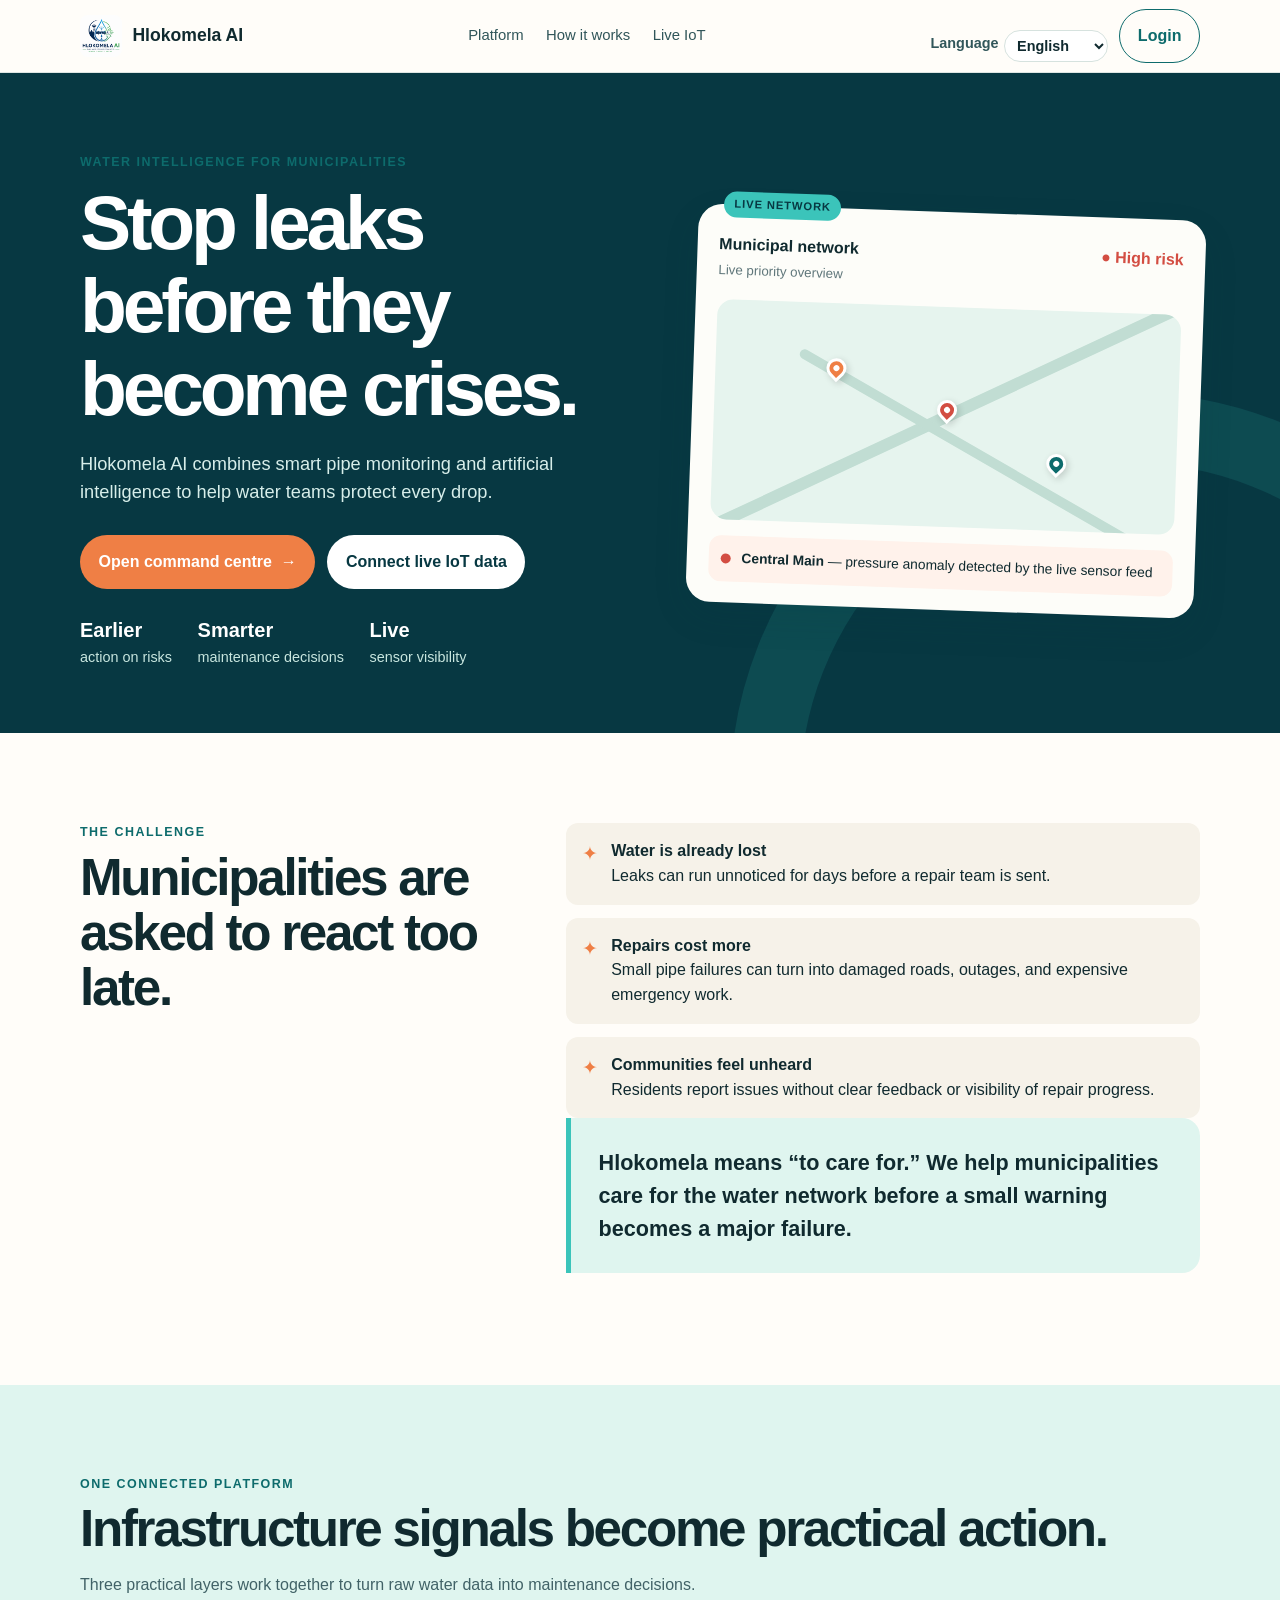
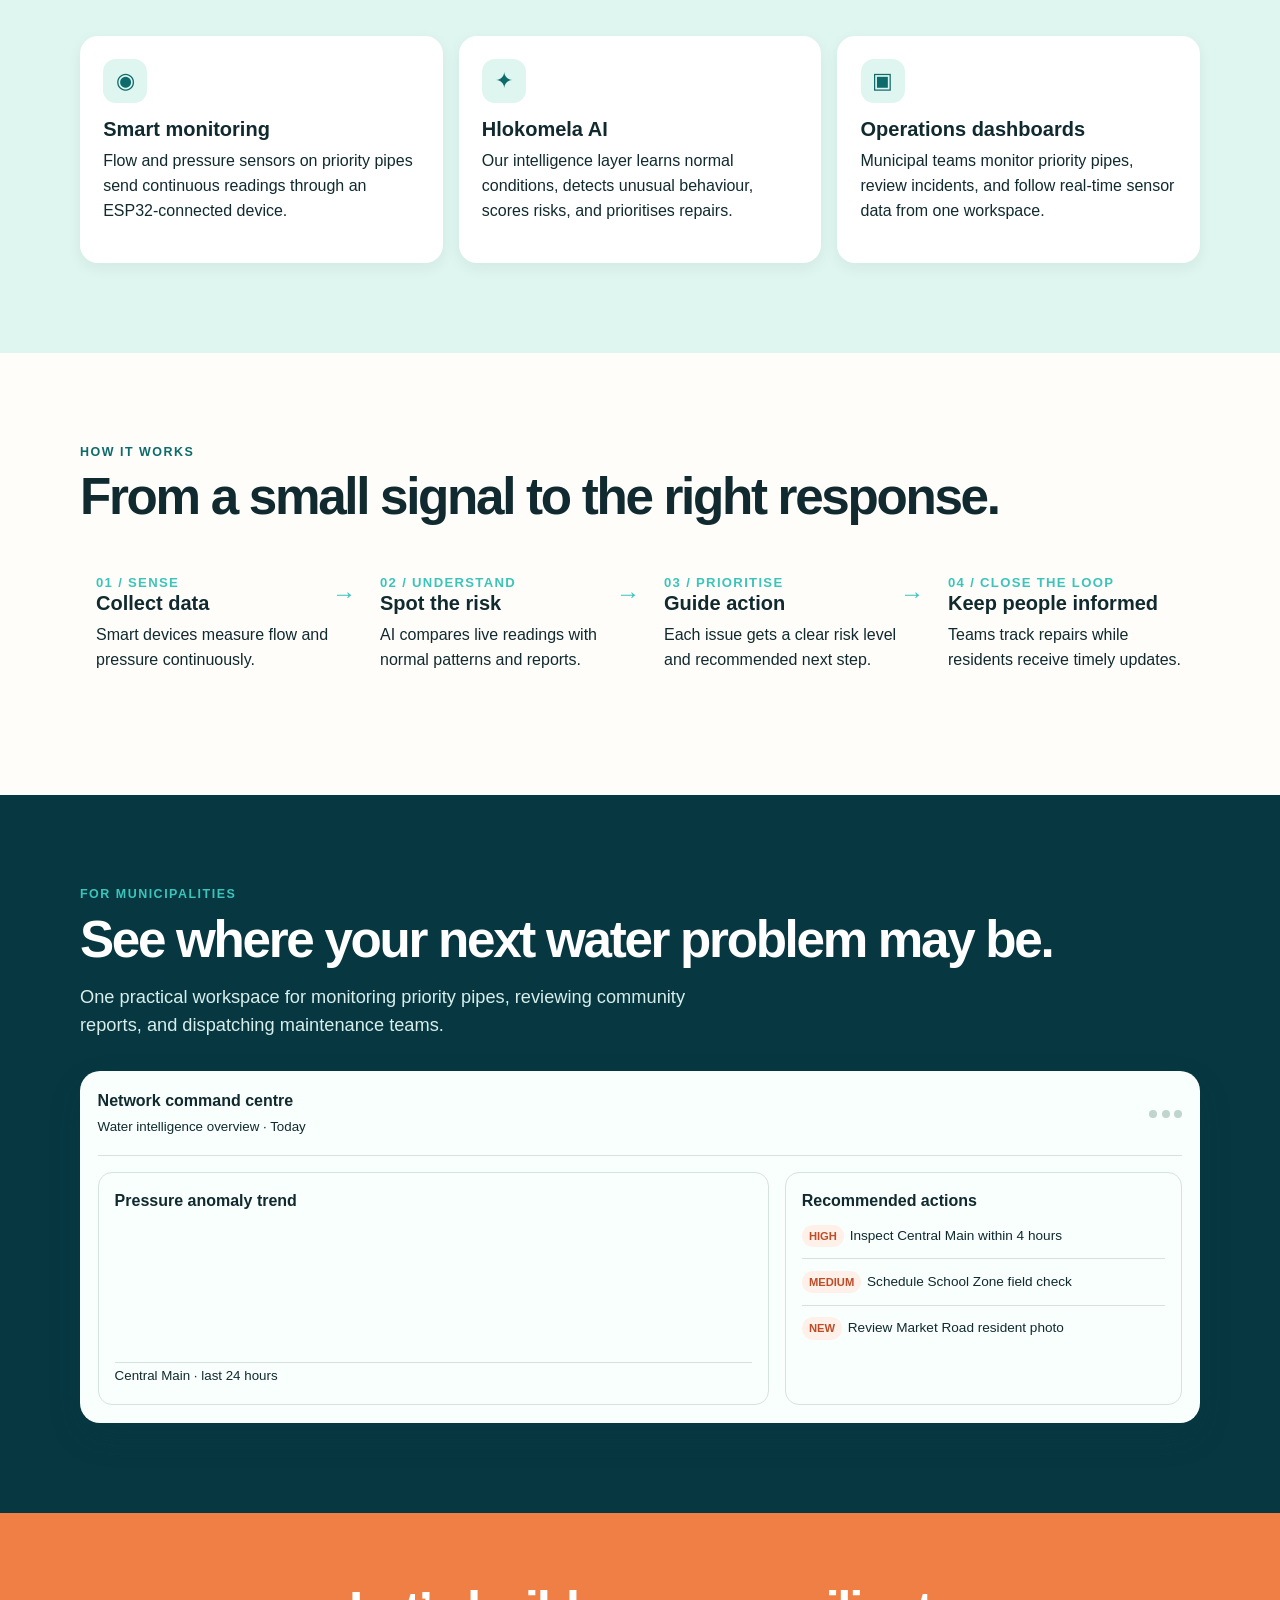
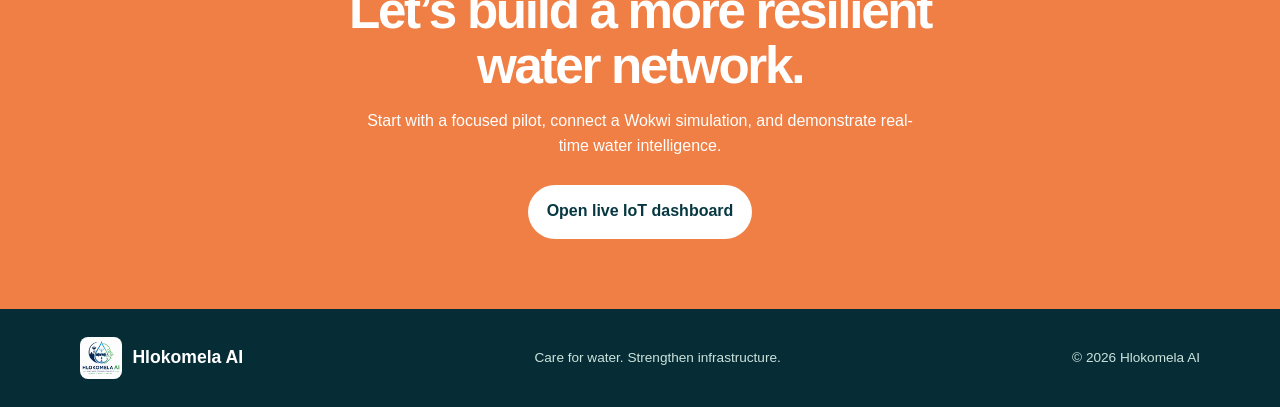
<file: index.html>
<!doctype html>
<html lang="en">
<head>
  <meta charset="utf-8">
  <meta name="viewport" content="width=device-width, initial-scale=1">
  <meta name="description" content="Hlokomela AI helps municipalities prevent water losses through smart sensors and AI-powered water intelligence.">
  <title>Hlokomela AI | Water intelligence for stronger communities</title>
  <link rel="stylesheet" href="logo.css">
  <link rel="stylesheet" href="ui-overrides.css">
  <style>
    :root { --ink:#102a2f; --deep:#073842; --teal:#0d6b6c; --aqua:#3bc4ba; --mint:#dff5ef; --sand:#f6f2e9; --white:#fff; --orange:#ef7f45; --danger:#d34d42; --muted:#60777b; --line:#d6e2de; --shadow:0 14px 35px rgba(8,56,66,.12); }
    * { box-sizing:border-box; } html { scroll-behavior:smooth; } body { margin:0; color:var(--ink); font:16px/1.55 Arial, Helvetica, sans-serif; background:#fffdf9; } a { color:inherit; text-decoration:none; } button { font:inherit; cursor:pointer; }
    .container { width:min(1120px, calc(100% - 40px)); margin:auto; } .eyebrow { color:var(--teal); font-size:.78rem; font-weight:700; letter-spacing:.12em; text-transform:uppercase; } h1,h2,h3,p { margin-top:0; } h1,h2,h3 { line-height:1.08; } h1 { font-size:clamp(2.7rem,6vw,5.4rem); margin:.55rem 0 1.25rem; letter-spacing:-.055em; } h2 { font-size:clamp(2rem,4vw,3.5rem); margin:.45rem 0 1rem; letter-spacing:-.045em; } h3 { font-size:1.25rem; margin-bottom:.55rem; } .lead { max-width:610px; color:#d7eeea; font-size:1.14rem; }
    .nav { position:sticky; top:0; z-index:20; background:rgba(255,253,249,.94); -webkit-backdrop-filter:blur(12px);backdrop-filter:blur(12px); border-bottom:1px solid rgba(214,226,222,.8); } .nav-inner { height:72px; display:flex; align-items:center; justify-content:space-between; gap:1rem; } .brand { display:flex; align-items:center; gap:.65rem; font-weight:800; font-size:1.1rem; } .brand-mark { display:grid; place-items:center; width:34px; height:34px; border-radius:50% 50% 50% 12%; color:white; background:var(--teal); transform:rotate(-45deg); } .brand-mark span { transform:rotate(45deg); font-size:1.1rem; } .nav-links { display:flex; align-items:center; gap:1.4rem; color:#31565a; font-size:.93rem; } .nav-links a:hover { color:var(--teal); } .menu { display:none; border:0; background:transparent; font-size:1.4rem; color:var(--deep); }
    .btn { display:inline-flex; justify-content:center; align-items:center; gap:.55rem; padding:.85rem 1.1rem; border:1px solid transparent; border-radius:999px; font-weight:700; transition:.2s transform,.2s background; } .btn:hover { transform:translateY(-2px); } .btn-primary { color:white; background:var(--orange); } .btn-light { color:var(--deep); background:white; } .btn-outline { color:var(--teal); background:transparent; border-color:var(--teal); }
    .hero { overflow:hidden; padding:80px 0 65px; color:white; background:var(--deep); position:relative; } .hero:after { content:""; position:absolute; width:660px; height:660px; right:-250px; bottom:-460px; border:70px solid rgba(59,196,186,.13); border-radius:50%; } .hero-grid { position:relative; z-index:1; display:grid; grid-template-columns:1fr .9fr; gap:3rem; align-items:center; } .hero-actions { display:flex; flex-wrap:wrap; gap:.75rem; margin:1.8rem 0 1.6rem; } .proof { display:flex; gap:1.6rem; flex-wrap:wrap; color:#c8e6df; font-size:.9rem; } .proof strong { display:block; color:white; font-size:1.25rem; }
    .signal-card { position:relative; background:#fdfdf9; color:var(--ink); border-radius:24px; padding:1.35rem; box-shadow:var(--shadow); transform:rotate(2deg); } .signal-card:before { content:"LIVE NETWORK"; position:absolute; top:-13px; left:25px; background:var(--aqua); color:var(--deep); padding:.28rem .65rem; border-radius:999px; font-size:.7rem; font-weight:800; letter-spacing:.08em; } .mini-top { display:flex; justify-content:space-between; gap:1rem; margin:.4rem 0 1.1rem; } .mini-top small { color:var(--muted); } .risk { color:var(--danger); font-weight:800; } .map { height:220px; position:relative; border-radius:16px; overflow:hidden; background:#e6f4ee; } .map:before,.map:after { content:""; position:absolute; background:#c1ddd3; border-radius:999px; transform:rotate(-27deg); } .map:before { width:130%; height:12px; top:47%; left:-15%; } .map:after { width:90%; height:10px; top:65%; left:13%; transform:rotate(28deg); } .pin { position:absolute; width:20px; height:20px; border:3px solid white; border-radius:50% 50% 50% 0; transform:rotate(-45deg); z-index:1; box-shadow:0 3px 7px rgba(0,0,0,.16); } .pin b { display:block; width:6px; height:6px; margin:4px; border-radius:50%; background:white; } .pin.high { background:var(--danger); left:48%; top:42%; } .pin.mid { background:var(--orange); left:24%; top:25%; } .pin.low { background:var(--teal); left:72%; top:65%; } .alert-row { display:flex; gap:.7rem; align-items:center; margin-top:1rem; padding:.75rem; border-radius:12px; background:#fff2eb; font-size:.86rem; } .alert-dot { width:10px; height:10px; border-radius:50%; background:var(--danger); flex:none; }
    .problem { padding:90px 0; } .split { display:grid; grid-template-columns:.8fr 1.2fr; gap:4rem; align-items:start; } .pain-list { display:grid; gap:.8rem; } .pain { display:flex; gap:.8rem; align-items:flex-start; padding:1rem; background:var(--sand); border-radius:12px; } .pain span { color:var(--orange); font-size:1.2rem; } .statement { padding:1.7rem; border-left:5px solid var(--aqua); background:var(--mint); border-radius:0 18px 18px 0; font-size:1.35rem; font-weight:600; }
    .solution { padding:90px 0; background:var(--mint); } .cards { display:grid; grid-template-columns:repeat(3,1fr); gap:1rem; margin-top:2.4rem; } .feature { padding:1.45rem; background:white; border-radius:18px; box-shadow:0 5px 15px rgba(8,56,66,.06); } .icon { display:grid; place-items:center; width:44px; height:44px; margin-bottom:1rem; border-radius:13px; color:var(--teal); background:var(--mint); font-size:1.35rem; }
    .flow { padding:90px 0; } .flow-grid { display:grid; grid-template-columns:repeat(4,1fr); gap:1rem; margin-top:2rem; } .step { position:relative; padding:1rem; } .step:not(:last-child):after { content:"→"; position:absolute; right:-.5rem; top:1.15rem; color:var(--aqua); font-size:1.5rem; font-weight:bold; } .step-no { color:var(--aqua); font-weight:800; font-size:.82rem; letter-spacing:.1em; }
    .dashboard { padding:90px 0; background:var(--deep); color:white; } .dashboard .eyebrow { color:var(--aqua); } .dashboard .lead { margin-bottom:2rem; } .dash { padding:1.1rem; background:#f9fffc; border-radius:20px; color:var(--ink); box-shadow:var(--shadow); } .dash-top { display:flex; align-items:center; justify-content:space-between; gap:1rem; padding-bottom:1rem; border-bottom:1px solid var(--line); } .dot-group { display:flex; gap:.3rem; } .dot-group i { width:8px; height:8px; border-radius:50%; background:#bfd5ce; } .dash-grid { display:grid; grid-template-columns:1.35fr .8fr; gap:1rem; margin-top:1rem; } .chart,.work { padding:1rem; border:1px solid var(--line); border-radius:14px; } .chart-bars { height:150px; display:flex; gap:.6rem; align-items:end; border-bottom:1px solid var(--line); padding:0 .3rem; } .bar { flex:1; border-radius:6px 6px 0 0; background:#9adfd6; } .bar.alert { background:var(--danger); } .work-item { padding:.7rem 0; border-bottom:1px solid var(--line); font-size:.85rem; } .work-item:last-child { border:0; } .tag { display:inline-block; margin-right:.35rem; padding:.15rem .45rem; border-radius:999px; background:#fff0e9; color:#bd4c27; font-size:.7rem; font-weight:800; }
    .community { padding:90px 0; } .community-grid { display:grid; grid-template-columns:1fr 1fr; gap:2.2rem; align-items:center; } .phone { width:min(280px,100%); margin:auto; padding:12px; color:var(--ink); background:#142f34; border-radius:32px; box-shadow:var(--shadow); } .phone-screen { padding:1rem; min-height:430px; background:#fffdf9; border-radius:24px; } .phone-header { color:white; margin:-1rem -1rem 1rem; padding:1.35rem 1rem; background:var(--teal); border-radius:24px 24px 15px 15px; } .report-card { margin:1rem 0; padding:1rem; border:1px solid var(--line); border-radius:13px; } .report-card small { color:var(--muted); } .photo { height:85px; margin-top:.65rem; border-radius:9px; background:linear-gradient(135deg,#b1d9ca,#6cab9d); } .check-list { display:grid; gap:.9rem; } .check { display:flex; gap:.75rem; } .check b { display:grid; place-items:center; flex:none; width:26px; height:26px; border-radius:50%; color:white; background:var(--teal); font-size:.8rem; }
    .cta { padding:70px 0; color:white; text-align:center; background:var(--orange); } .cta h2 { max-width:700px; margin:0 auto 1rem; } .cta p { max-width:560px; margin:0 auto 1.6rem; } .footer { padding:28px 0; background:#062d35; color:#cbe3dd; } .footer-row { display:flex; justify-content:space-between; gap:1rem; align-items:center; font-size:.85rem; } .footer .brand { color:white; }
    .modal { position:fixed; inset:0; z-index:50; display:none; place-items:center; padding:20px; background:rgba(3,30,35,.7); } .modal.open { display:grid; } .modal-box { width:min(470px,100%); padding:1.5rem; border-radius:20px; background:white; box-shadow:var(--shadow); } .modal-top { display:flex; justify-content:space-between; gap:1rem; } .close { border:0; color:var(--ink); background:transparent; font-size:1.5rem; } label { display:block; margin-top:.9rem; color:#31565a; font-size:.88rem; font-weight:700; } input,select,textarea { width:100%; margin-top:.35rem; padding:.75rem; border:1px solid var(--line); border-radius:9px; color:var(--ink); background:#fff; font:inherit; } textarea { min-height:85px; resize:vertical; } .notice { display:none; margin-top:1rem; padding:.8rem; border-radius:8px; color:#155746; background:#dff5ef; }
    @media (max-width:800px) { .nav-links { display:none; } .menu { display:block; } .hero-grid,.split,.community-grid { grid-template-columns:1fr; } .hero { padding-top:55px; } .signal-card { max-width:520px; margin:auto; } .cards { grid-template-columns:1fr; } .flow-grid { grid-template-columns:1fr 1fr; } .step:not(:last-child):after { display:none; } .dash-grid { grid-template-columns:1fr; } } @media (max-width:500px) { .container { width:min(100% - 28px,1120px); } .nav-inner { height:64px; } .proof { gap:1rem; } .flow-grid { grid-template-columns:1fr; } .footer-row { align-items:flex-start; flex-direction:column; } }
  </style>
</head>
<body>
  <header class="nav"><div class="container nav-inner"><a class="brand" href="#home"><span class="brand-mark"><span>◌</span></span>Hlokomela AI</a><nav class="nav-links" aria-label="Main navigation"><a href="#solution" data-i18n="nav_platform">Platform</a><a href="#how-it-works" data-i18n="nav_how">How it works</a><a href="iot-dashboard.html" data-i18n="nav_iot">Live IoT</a></nav><div class="nav-actions"><label class="language-control"><span data-i18n="language_label">Language</span><select id="language-selector" class="language-select"><option value="en">English</option><option value="zu">isiZulu</option><option value="af">Afrikaans</option></select></label><button class="btn btn-outline" type="button" data-open="role" data-i18n="login_button">Login</button></div><button class="menu" type="button" aria-label="Open navigation menu">☰</button></div></header>
  <main>
    <section class="hero" id="home"><div class="container hero-grid"><div><div class="eyebrow" class="hero-eyebrow">Water intelligence for municipalities</div><h1>Stop leaks before they become crises.</h1><p class="lead">Hlokomela AI combines smart pipe monitoring and artificial intelligence to help water teams protect every drop.</p><div class="hero-actions"><a class="btn btn-primary" href="municipality-dashboard.html">Open command centre <span>→</span></a><a class="btn btn-light" href="iot-dashboard.html">Connect live IoT data</a></div><div class="proof"><div><strong>Earlier</strong>action on risks</div><div><strong>Smarter</strong>maintenance decisions</div><div><strong>Live</strong>sensor visibility</div></div></div><div class="signal-card"><div class="mini-top"><div><strong>Municipal network</strong><br><small>Live priority overview</small></div><div class="risk">● High risk</div></div><div class="map"><span class="pin high"><b></b></span><span class="pin mid"><b></b></span><span class="pin low"><b></b></span></div><div class="alert-row"><span class="alert-dot"></span><span><strong>Central Main</strong> — pressure anomaly detected by the live sensor feed</span></div></div></div></section>
    <section class="problem"><div class="container split"><div><div class="eyebrow">The challenge</div><h2>Municipalities are asked to react too late.</h2></div><div><div class="pain-list"><div class="pain"><span>✦</span><div><strong>Water is already lost</strong><br>Leaks can run unnoticed for days before a repair team is sent.</div></div><div class="pain"><span>✦</span><div><strong>Repairs cost more</strong><br>Small pipe failures can turn into damaged roads, outages, and expensive emergency work.</div></div><div class="pain"><span>✦</span><div><strong>Communities feel unheard</strong><br>Residents report issues without clear feedback or visibility of repair progress.</div></div></div><p class="statement">Hlokomela means “to care for.” We help municipalities care for the water network before a small warning becomes a major failure.</p></div></div></section>
    <section class="solution" id="solution"><div class="container"><div class="eyebrow">One connected platform</div><h2>Infrastructure signals become practical action.</h2><p class="solution-lead">Three practical layers work together to turn raw water data into maintenance decisions.</p><div class="cards"><article class="feature"><div class="icon">◉</div><h3>Smart monitoring</h3><p>Flow and pressure sensors on priority pipes send continuous readings through an ESP32-connected device.</p></article><article class="feature"><div class="icon">✦</div><h3>Hlokomela AI</h3><p>Our intelligence layer learns normal conditions, detects unusual behaviour, scores risks, and prioritises repairs.</p></article><article class="feature"><div class="icon">▣</div><h3>Operations dashboards</h3><p>Municipal teams monitor priority pipes, review incidents, and follow real-time sensor data from one workspace.</p></article></div></div></section>
    <section class="flow" id="how-it-works"><div class="container"><div class="eyebrow">How it works</div><h2>From a small signal to the right response.</h2><div class="flow-grid"><article class="step"><div class="step-no">01 / SENSE</div><h3>Collect data</h3><p>Smart devices measure flow and pressure continuously.</p></article><article class="step"><div class="step-no">02 / UNDERSTAND</div><h3>Spot the risk</h3><p>AI compares live readings with normal patterns and reports.</p></article><article class="step"><div class="step-no">03 / PRIORITISE</div><h3>Guide action</h3><p>Each issue gets a clear risk level and recommended next step.</p></article><article class="step"><div class="step-no">04 / CLOSE THE LOOP</div><h3>Keep people informed</h3><p>Teams track repairs while residents receive timely updates.</p></article></div></div></section>
    <section class="dashboard" id="municipalities"><div class="container"><div class="eyebrow">For municipalities</div><h2>See where your next water problem may be.</h2><p class="lead">One practical workspace for monitoring priority pipes, reviewing community reports, and dispatching maintenance teams.</p><div class="dash"><div class="dash-top"><div><strong>Network command centre</strong><br><small>Water intelligence overview · Today</small></div><div class="dot-group"><i></i><i></i><i></i></div></div><div class="dash-grid"><div class="chart"><strong>Pressure anomaly trend</strong><div class="chart-bars" aria-label="Pressure anomaly chart"><i class="bar" class="bar level-26"></i><i class="bar" class="bar level-34"></i><i class="bar" class="bar level-30"></i><i class="bar" class="bar level-45"></i><i class="bar" class="bar level-39"></i><i class="bar alert" class="bar alert level-72"></i><i class="bar alert" class="bar alert level-90"></i></div><small>Central Main · last 24 hours</small></div><div class="work"><strong>Recommended actions</strong><div class="work-item"><span class="tag">HIGH</span>Inspect Central Main within 4 hours</div><div class="work-item"><span class="tag">MEDIUM</span>Schedule School Zone field check</div><div class="work-item"><span class="tag">NEW</span>Review Market Road resident photo</div></div></div></div></div></section>
    <section class="cta"><div class="container"><h2>Let’s build a more resilient water network.</h2><p>Start with a focused pilot, connect a Wokwi simulation, and demonstrate real-time water intelligence.</p><a class="btn btn-light" href="iot-dashboard.html">Open live IoT dashboard</a></div></section>
  </main>
  <footer class="footer"><div class="container footer-row"><a class="brand" href="#home"><span class="brand-mark"><span>◌</span></span>Hlokomela AI</a><span>Care for water. Strengthen infrastructure.</span><span>© 2026 Hlokomela AI</span></div></footer>
  <div class="modal" id="role-modal" role="dialog" aria-modal="true" aria-labelledby="role-title"><div class="modal-box"><div class="modal-top"><div><div class="eyebrow">Access portal</div><h3 id="role-title" data-i18n="role_title">Welcome to Hlokomela AI</h3></div><button class="close" data-close aria-label="Close">×</button></div><p class="role-intro" data-i18n="role_intro">Select your role to continue.</p><div class="role-options"><label class="role-card"><input type="radio" name="role" value="municipality"><div><strong data-i18n="role_municipality">Municipality</strong><span data-i18n="role_municipality_desc">Full network visibility and incident control</span></div></label><label class="role-card"><input type="radio" name="role" value="community"><div><strong data-i18n="role_community">Community Member</strong><span data-i18n="role_community_desc">Report issues and track local water updates</span></div></label></div><button class="btn btn-primary" class="role-continue" id="continue-role" type="button" data-i18n="continue_button">Continue</button></div></div>
  <script src="ai.js"></script>
  <script>
    const modals = { role: document.getElementById('role-modal') };
    document.querySelectorAll('[data-open]').forEach(button => button.addEventListener('click', () => modals[button.dataset.open].classList.add('open')));
    document.querySelectorAll('[data-close]').forEach(button => button.addEventListener('click', () => button.closest('.modal').classList.remove('open')));
    document.querySelectorAll('.modal').forEach(modal => modal.addEventListener('click', event => { if (event.target === modal) modal.classList.remove('open'); }));
    document.addEventListener('keydown', event => { if (event.key === 'Escape') document.querySelectorAll('.modal.open').forEach(modal => modal.classList.remove('open')); });
    document.getElementById('continue-role').addEventListener('click', () => {
      const selected = document.querySelector('input[name="role"]:checked');
      if (!selected) return;
      const destination = selected.value === 'municipality' ? 'municipality-login.html' : 'community-login.html';
      window.location.href = destination;
    });
    /* Mobile nav toggle */
    const menuBtn = document.querySelector('.menu');
    const navLinks = document.querySelector('.nav-links');
    if (menuBtn && navLinks) {
      menuBtn.setAttribute('aria-label', 'Open navigation menu');
      menuBtn.innerHTML = '☰';
      menuBtn.addEventListener('click', () => {
        const open = navLinks.classList.toggle('mobile-open');
        menuBtn.innerHTML = open ? '✕' : '☰';
      });
    }
  </script>
  <style>
    @media (max-width:800px) {
      .nav-links.mobile-open { display:flex !important; flex-direction:column; position:absolute; top:72px; left:0; right:0; background:rgba(255,253,249,.97); padding:16px 20px; border-bottom:1px solid rgba(214,226,222,.8); z-index:19; gap:.8rem; }
    }
  </style>
</body>
</html>
</file>
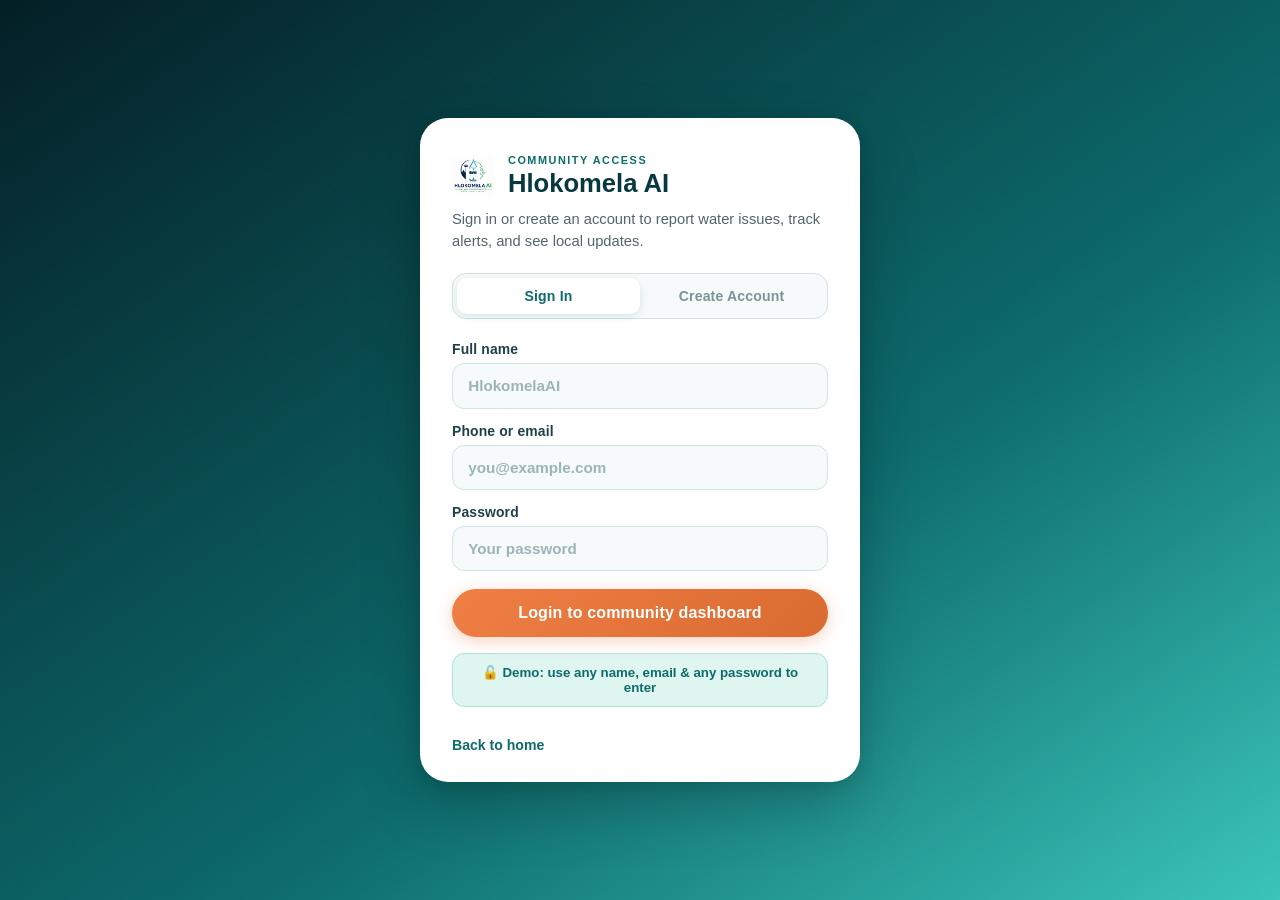
<file: community-dashboard.html>
<!doctype html>
<html lang="en">
<head>
  <meta charset="utf-8">
  <meta name="viewport" content="width=device-width, initial-scale=1">
  <title>Community Dashboard | Hlokomela AI</title>
  <link rel="stylesheet" href="community.css?v=20260827">
  <link rel="stylesheet" href="logo.css">
</head>
<body>
  <div class="dashboard-shell">
    <header class="topbar">
      <div>
        <p class="eyebrow">Community portal</p>
        <h1 id="community-greeting">Hello, user ðŸ‘‹</h1>
        <p class="subtitle" data-i18n="community_subtitle">Welcome back. Your water network is being monitored in real time.</p>
      </div>
      <div class="topbar-controls"><div class="status-pill" data-i18n="community_status">â— Live updates</div><label class="language-control"><span data-i18n="language_label">Language</span><select id="language-selector"><option value="en">English</option><option value="zu">isiZulu</option><option value="af">Afrikaans</option></select></label><button class="logout-btn" id="logout-btn" type="button">Sign out</button></div>
    </header>

    <section class="cards-grid">
      <article class="card card-accent">
        <div class="card-top">
          <p class="card-label" data-i18n="card_status_title">Water status near you</p>
          <span class="badge success" data-i18n="card_status_normal">Normal</span>
        </div>
        <h2 data-i18n="card_status_text">No leaks detected nearby.</h2>
        <p>Your ward is currently stable and the municipality has not reported any urgent issues.</p>
      </article>

      <article class="card">
        <div class="card-top">
          <p class="card-label" data-i18n="card_report_title">Report a water problem</p>
          <span class="badge warning">Fast</span>
        </div>
        <button class="report-btn" id="open-report" type="button" data-i18n="card_report_button">+ Report issue</button>
        <p class="small">Upload a photo, describe the issue, and let AI assess the urgency.</p>
      </article>

      <article class="card">
        <div class="card-top">
          <p class="card-label" data-i18n="card_ai_title">AI assistant</p>
          <span class="badge info">Instant</span>
        </div>
        <div class="assistant-search-row">
          <input id="assistant-input" type="text" placeholder="ðŸ” Search or ask anything about water..." data-i18n="chat_placeholder">
          <button class="report-btn small" id="send-assistant" type="button">Search</button>
        </div>
        <div class="prompt-list">
          <button class="prompt-chip" data-answer="Your pressure may be low because of a local blockage or a wider network issue. The municipality is reviewing nearby pressure trends now.">Why is my water pressure low?</button>
          <button class="prompt-chip" data-answer="A repair team has been notified and the expected response is within 4 hours based on the severity score.">Will this be fixed today?</button>
          <button class="prompt-chip" data-answer="Small changes make a difference: turn off taps while brushing, fix leaks quickly, and water gardens at sunset.">How can I save water?</button>
          <button class="prompt-chip" data-answer="You can report another issue from this dashboard. Add the location, type, and photo so the municipality can act quickly.">How do I report another leak?</button>
        </div>
        <div class="assistant-response" id="assistant-response" data-i18n="assistant_hint">Ask the assistant anything about your local water service.</div>
        <div class="voice-row">
          <button class="report-btn small" id="voice-report" type="button" data-i18n="voice_button">ðŸŽ¤ Report using your voice</button>
        </div>
      </article>

      <article class="card">
        <div class="card-top">
          <p class="card-label" data-i18n="card_tips_title">Water saving tips</p>
          <span class="badge success">Daily AI tips</span>
        </div>
        <ul class="tips-list">
          <li>ðŸ’§ Turn off taps while brushing</li>
          <li>ðŸ’§ Fix leaking toilets</li>
          <li>ðŸ’§ Collect rainwater</li>
          <li>ðŸ’§ Water gardens at sunset</li>
        </ul>
      </article>

      <article class="card">
        <div class="card-top">
          <p class="card-label" data-i18n="card_reports_title">My reports</p>
          <span class="badge warning">In progress</span>
        </div>
        <div id="my-reports-list"><p class="small">Loading your reports...</p></div>
      </article>

      <article class="card">
        <div class="card-top">
          <p class="card-label" data-i18n="card_alerts_title">Nearby alerts</p>
          <span class="badge danger">Urgent</span>
        </div>
        <div class="alert-item">
          <strong>Road A</strong>
          <p>Burst pipe · 2 km away</p>
          <span>Expected repair: 17:00</span>
        </div>
      </article>

      <article class="card">
        <div class="card-top">
          <p class="card-label" data-i18n="card_usage_title">Community water usage</p>
          <span class="badge success">This week</span>
        </div>
        <h2>120 L</h2>
        <p class="small">10% lower than last week. Great job!</p>
      </article>

      <article class="card">
        <div class="card-top">
          <p class="card-label" data-i18n="card_points_title">Earn eco points</p>
          <span class="badge info">+20 per report</span>
        </div>
        <div class="points-stack">
          <div><strong>+20</strong><span>Every report</span></div>
          <div><strong>+5</strong><span>Water streak</span></div>
          <div><strong>+15</strong><span>Volunteer</span></div>
        </div>
        <h3>Top water heroes</h3>
        <ol class="leaderboard">
          <li>ðŸ¥‡ Sipho</li>
          <li>ðŸ¥ˆ Naledi</li>
          <li>ðŸ¥‰ Themba</li>
        </ol>
      </article>
    </section>
  </div>

  <div class="modal" id="consent-modal" aria-hidden="true">
    <div class="modal-box">
      <div class="modal-top">
        <h2 data-i18n="consent_title">Before you report an issue</h2>
      </div>
      <p class="consent-copy" data-i18n="consent_body">Hlokomela AI collects the details you submit (photo, location, description) to help your municipality respond to water issues faster. Your report may be shared with municipal water teams. We don't sell your data or share it with third parties outside this purpose. By continuing, you agree to this use of your information, in line with South Africa's POPIA.</p>
      <div id="consent-detail" class="consent-detail" hidden>
        <h3 data-i18n="consent_detail_title">Your data, your rights</h3>
        <p data-i18n="consent_detail_text">Hlokomela AI stores your reports for up to 24 months to improve service delivery and detect patterns. After this period, personal data is anonymised.</p>
        <p data-i18n="consent_detail_retention">Data retention: Report data (including photos and location) is retained for 24 months. Anonymised data may be kept longer for network analysis.</p>
        <p data-i18n="consent_detail_deletion">Right to deletion: You may request deletion of your personal data at any time by emailing privacy@hlokomela.ai. We will respond within 30 days.</p>
        <p data-i18n="consent_detail_contact">Contact our Information Officer: privacy@hlokomela.ai for any POPIA-related queries or data access requests.</p>
      </div>
      <div class="consent-actions">
        <button type="button" class="consent-btn-secondary" id="consent-learn-more" data-i18n="consent_learn_more">Learn more</button>
        <button type="button" class="report-btn" id="consent-agree" data-i18n="consent_agree">Agree & Continue</button>
      </div>
    </div>
  </div>

  <div class="modal" id="report-modal" aria-hidden="true">
    <div class="modal-box">
      <div class="modal-top">
        <h2 data-i18n="report_modal_title">Report a problem</h2>
        <button type="button" class="close-btn" id="close-report">Ã—</button>
      </div>
      <form id="issue-form">
        <label><span data-i18n="report_type">Problem type</span>
          <select id="report-type" required>
            <option value="LEAK">Leak</option>
            <option value="BURST_PIPE">Burst pipe</option>
            <option value="LOW_PRESSURE">Low pressure</option>
            <option value="NO_WATER">No water</option>
            <option value="WATER_QUALITY">Water quality</option>
            <option value="OTHER">Other</option>
          </select>
        </label>
        <label><span data-i18n="report_photo">Upload photo</span>
          <input type="file" accept="image/*" id="report-file">
        </label>
        <!-- TODO: replace text input with geolocation / pin-drop map for real deployment -->
        <label><span data-i18n="report_location">Location</span>
          <input type="text" placeholder="e.g. Central Main, School Zone" id="report-location" required>
        </label>
        <div class="location-actions">
          <button type="button" class="location-btn" id="use-location">Use my current location</button>
          <span class="location-status" id="location-status" role="status">Location not captured</span>
        </div>
        <div class="location-preview" id="location-preview" hidden>
          <iframe id="location-map" title="Detected report location" loading="lazy"></iframe>
          <a id="location-map-link" target="_blank" rel="noopener" href="#">Open location in OpenStreetMap</a>
        </div>
        <label><span data-i18n="report_description">Description</span>
          <textarea placeholder="Tell us what you noticed" id="report-desc" required></textarea>
        </label>
        <label><span data-i18n="report_urgency_label">Urgency</span>
          <input type="text" class="urgency-field" id="report-urgency" readonly data-i18n="report_urgency_text" value="AI will assess urgency after submission">
        </label>
        <button type="submit" class="report-btn full" data-i18n="report_submit">Submit</button>
        <p class="form-note" id="form-note" data-i18n="report_confirm" hidden>Report received â€” you'll be notified as it's reviewed.</p>
      </form>
    </div>
  </div>

  <script src="ai.js?v=20260827"></script>
  <script src="config.js"></script>
  <script src="api.js?v=20260827c"></script>
  <script src="keepalive.js"></script>
  <script src="community.js?v=20260827b"></script>
</body>
</html>
</file>
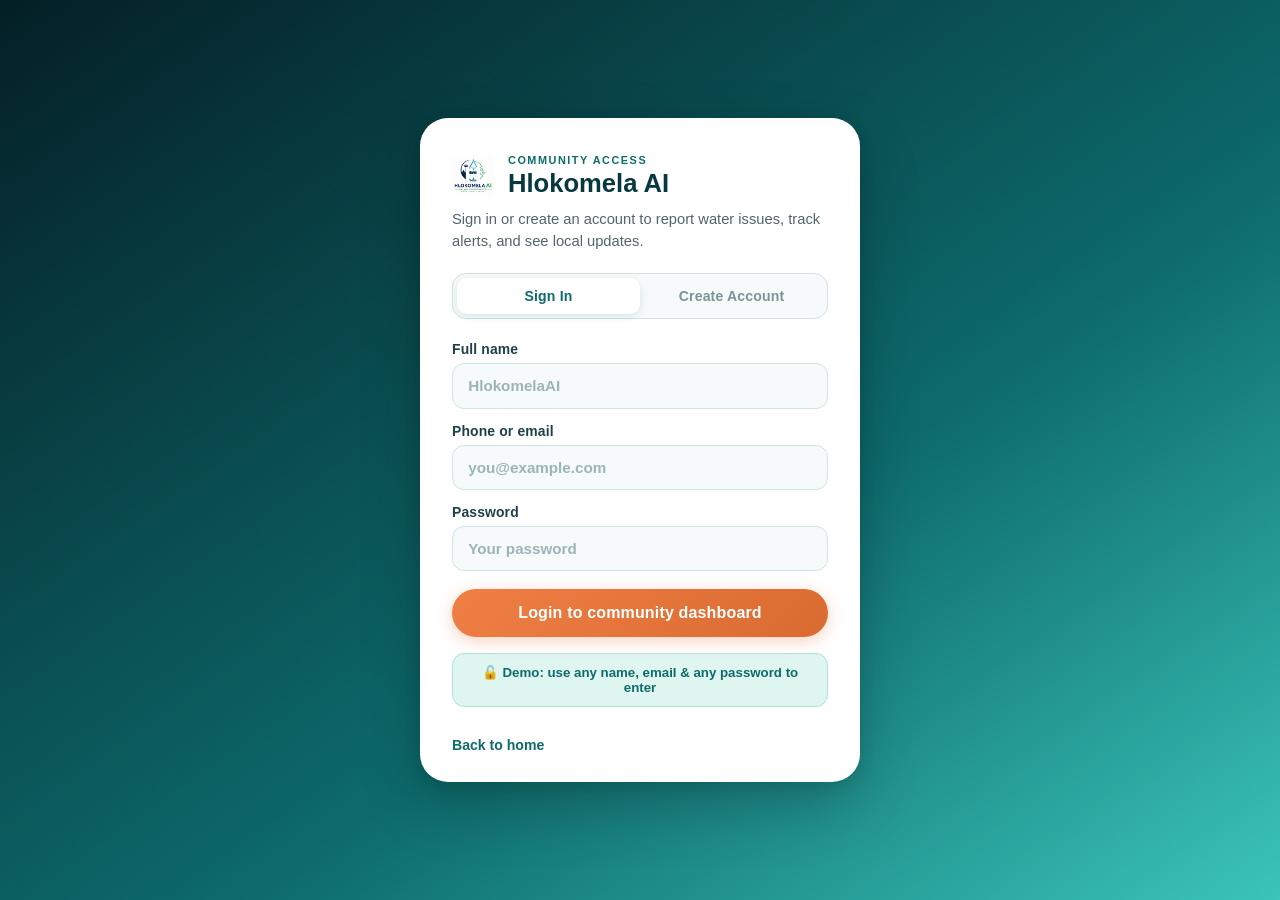
<file: community-login.html>
<!doctype html>
<html lang="en">
<head>
  <meta charset="utf-8">
  <meta name="viewport" content="width=device-width, initial-scale=1">
  <title>Community Login | Hlokomela AI</title>
  <link rel="stylesheet" href="login.css?v=20260827">
  <link rel="stylesheet" href="logo.css">
</head>
<body>
  <main class="login-shell">
    <section class="login-card">
      <div class="brand-block">
        <div class="brand-mark">H</div>
        <div>
          <p class="eyebrow">Community access</p>
          <h1>Hlokomela AI</h1>
        </div>
      </div>
      <p class="intro">Sign in or create an account to report water issues, track alerts, and see local updates.</p>

      <!-- Tab switcher -->
      <div class="auth-tabs">
        <button class="auth-tab active" data-tab="login">Sign In</button>
        <button class="auth-tab" data-tab="register">Create Account</button>
      </div>

      <!-- Login form -->
      <form class="login-form" data-role="community" id="login-form">
        <label>Full name
          <input id="full-name-input" name="fullName" type="text" placeholder="HlokomelaAI" required>
        </label>
        <label>Phone or email
          <input name="email" type="email" placeholder="you@example.com" required>
        </label>
        <label>Password
          <input name="password" type="password" placeholder="Your password" required>
        </label>
        <button type="submit" data-i18n="login_button_text">Login to community dashboard</button>
      </form>

      <!-- Register form -->
      <form class="login-form register-form" data-role="community" id="register-form" hidden>
        <label>First name
          <input name="firstName" type="text" placeholder="HlokomelaAI" required>
        </label>
        <label>Last name
          <input name="lastName" type="text" placeholder="Phiri" required>
        </label>
        <label>Email address
          <input name="email" type="email" placeholder="you@example.com" required>
        </label>
        <label>Phone number (optional)
          <input name="phone" type="tel" placeholder="+27 71 234 5678">
        </label>
        <label>Password
          <input name="password" type="password" placeholder="Min 6 characters" required minlength="6">
        </label>
        <button type="submit">Create account &amp; sign in</button>
      </form>

      <p class="form-error" id="login-error" role="alert" hidden></p>
      <p class="demo-hint">🔓 Demo: use any name, email &amp; any password to enter</p>
      <a class="back-link" href="index.html">Back to home</a>
    </section>
  </main>
  <script src="ai.js"></script>
  <script src="config.js"></script>
  <script src="api.js?v=20260827c"></script>
  <script src="login.js?v=20260828"></script>
</body>
</html>
</file>
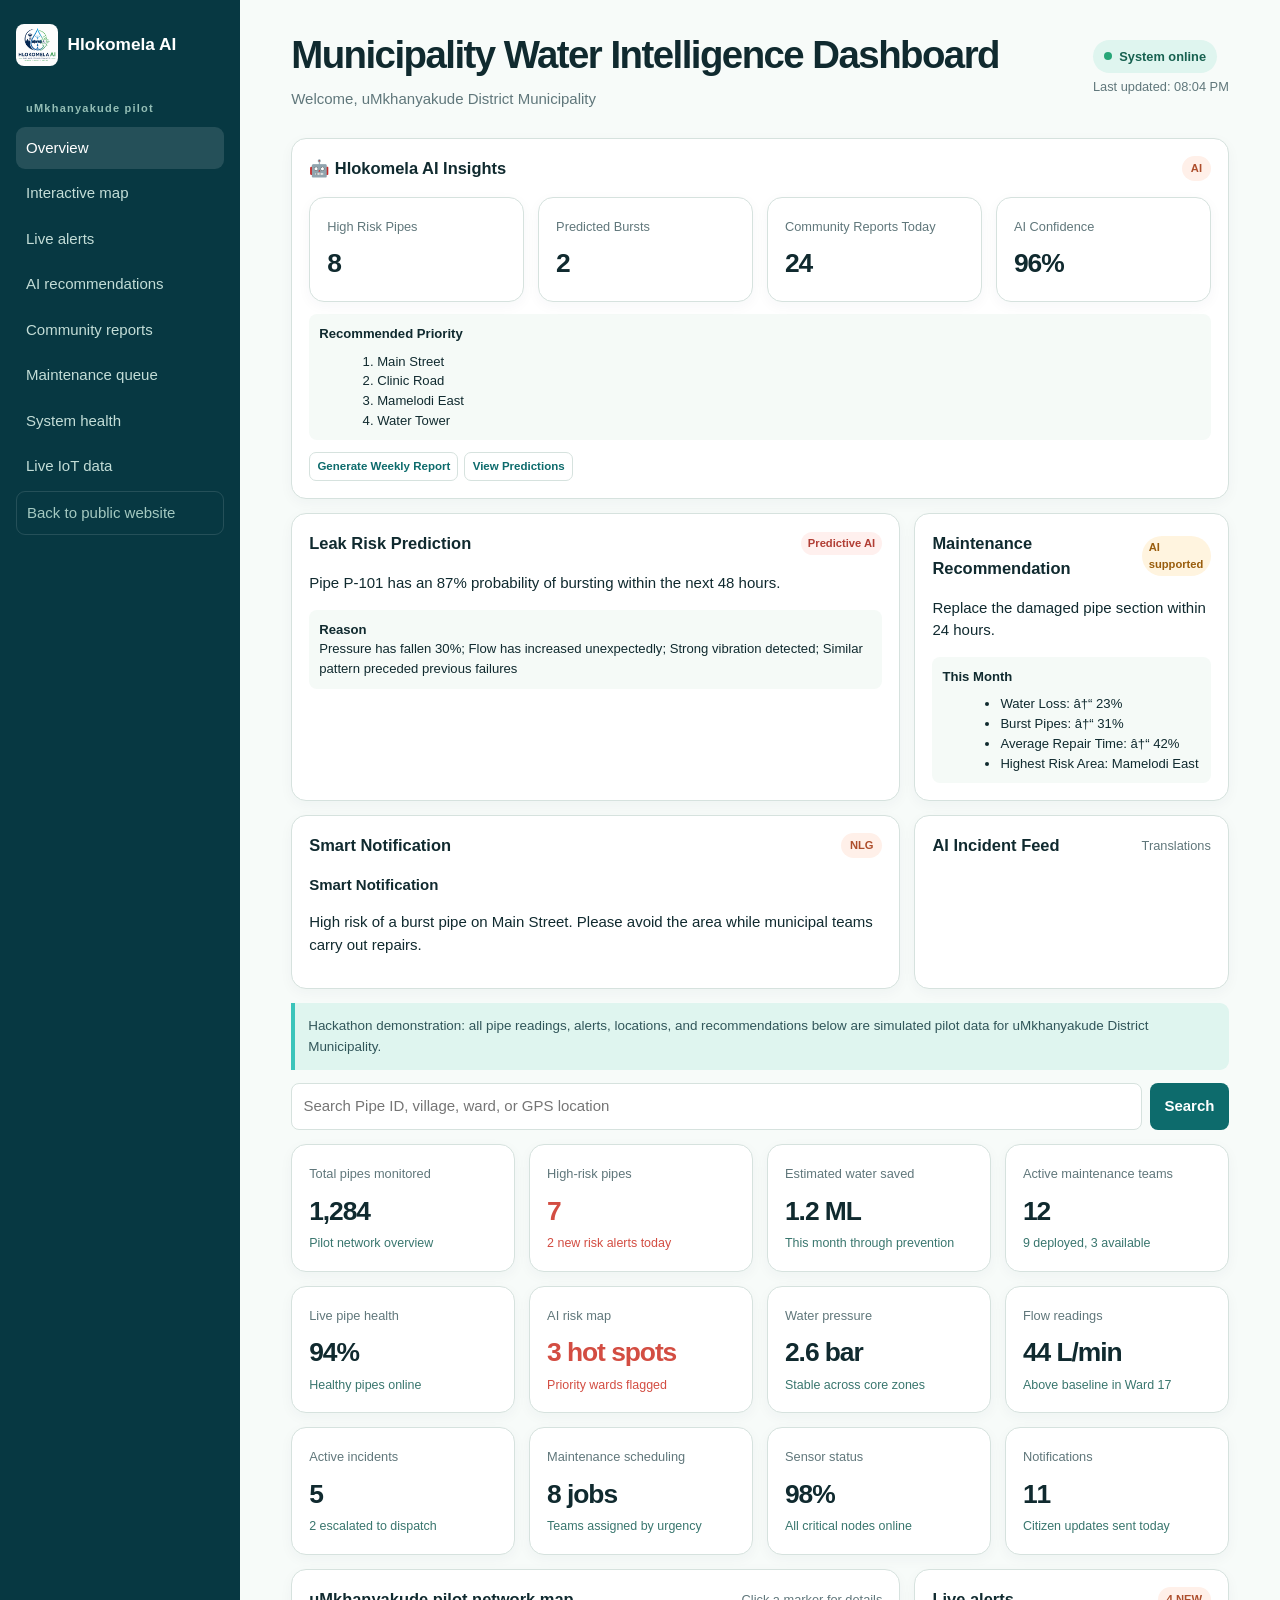
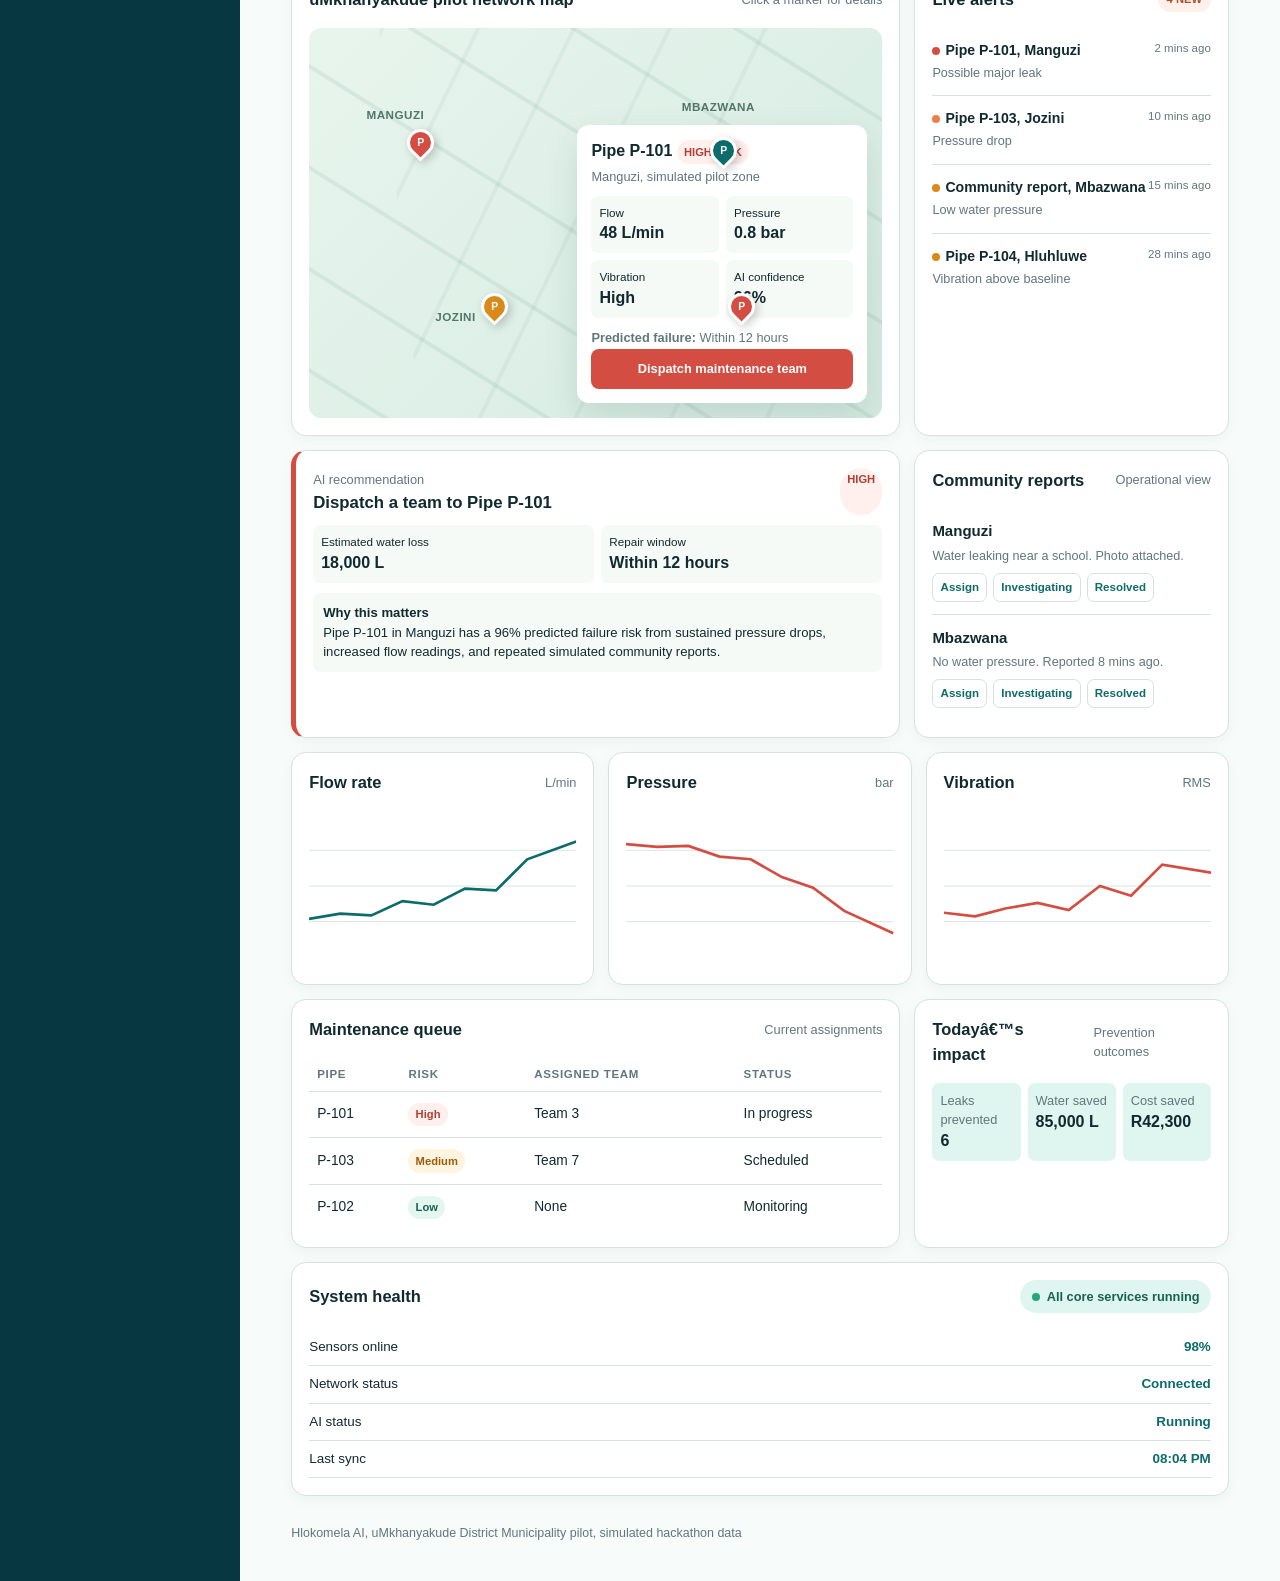
<file: municipality-dashboard.html>
<!doctype html>
<html lang="en">
<head>
  <meta charset="utf-8">
  <meta name="viewport" content="width=device-width,initial-scale=1">
  <title>uMkhanyakude Water Intelligence Dashboard | Hlokomela AI</title>
  <link rel="stylesheet" href="dashboard.css">
  <link rel="stylesheet" href="logo.css">
  <style>
    .dashboard-grid,.ops-grid{display:grid;grid-template-columns:1.55fr .8fr;gap:14px;margin-top:14px}.map-area{height:390px;position:relative;overflow:hidden;border-radius:12px;background:linear-gradient(135deg,#e8f5ed,#d5ebe1)}.map-area:before,.map-area:after{content:"";position:absolute;inset:0;background:repeating-linear-gradient(32deg,transparent 0 38px,rgba(70,126,111,.15) 39px 42px,transparent 43px 86px);opacity:.7}.map-area:after{transform:rotate(84deg);opacity:.45}.district{position:absolute;z-index:1;color:#52756e;font-size:.73rem;font-weight:bold;letter-spacing:.04em}.marker-btn{position:absolute;z-index:2;width:27px;height:27px;border:3px solid #fff;border-radius:50% 50% 50% 0;color:#fff;font-size:.65rem;font-weight:bold;box-shadow:0 4px 10px rgba(0,0,0,.2);transform:rotate(-45deg)}.marker-btn span{display:block;transform:rotate(45deg)}.high{background:var(--danger)}.medium{background:var(--warning)}.low{background:var(--teal)}.map-detail{position:absolute;z-index:3;right:15px;bottom:15px;width:min(290px,calc(100% - 30px));padding:14px;border-radius:12px;background:#fff;box-shadow:var(--shadow)}.map-detail h3{margin:0 0 3px;font-size:1rem}.map-detail p{margin:.1rem 0;color:var(--muted);font-size:.8rem}.detail-stats,.rec-meta,.impact{display:grid;grid-template-columns:repeat(2,1fr);gap:7px;margin:10px 0}.detail-stats div,.rec-meta div,.impact div{padding:8px;border-radius:7px;background:#f5faf7;font-size:.73rem}.detail-stats strong,.rec-meta strong,.impact strong{display:block;color:var(--ink);font-size:1rem}.detail-action{width:100%;border:0;border-radius:8px;padding:.65rem;color:#fff;background:var(--danger);font-size:.8rem;font-weight:bold}.alert,.report{padding:12px 0;border-bottom:1px solid var(--line)}.alert:last-child,.report:last-child{border:0}.alert b{display:block;font-size:.88rem}.alert span,.report p{font-size:.79rem;color:var(--muted)}.alert time{float:right;color:var(--muted);font-size:.72rem}.severity{display:inline-block;margin-right:5px;width:8px;height:8px;border-radius:50%}.red{background:var(--danger)}.orange{background:var(--orange)}.yellow{background:var(--warning)}.recommendation{border-left:5px solid var(--danger)}.rec-head{display:flex;justify-content:space-between;gap:1rem}.rec-head h2{margin:0;font-size:1.05rem}.reason{padding:10px;border-radius:8px;background:#f5faf7;font-size:.82rem}.report p{margin:.25rem 0}.report-actions{display:flex;gap:6px;margin-top:7px}.tiny-btn{border:1px solid var(--line);border-radius:7px;padding:.3rem .45rem;color:var(--teal);background:#fff;font-size:.72rem;font-weight:bold}.charts{display:grid;grid-template-columns:repeat(3,1fr);gap:14px;margin-top:14px}.line-chart{width:100%;height:150px}.line-chart path{fill:none;stroke:var(--teal);stroke-width:3}.line-chart .risk-line{stroke:var(--danger)}.line-chart .gridline{stroke:var(--line);stroke-width:1}.impact{grid-template-columns:repeat(3,1fr)}.impact div{background:var(--mint)}.search-row{display:flex;gap:8px}.search-row input{flex:1;padding:.7rem;border:1px solid var(--line);border-radius:8px}.search-row button{border:0;border-radius:8px;padding:.7rem .9rem;color:#fff;background:var(--teal);font-weight:bold}.health-row{display:flex;justify-content:space-between;padding:8px 0;border-bottom:1px solid var(--line);font-size:.84rem}.health-row b{color:var(--teal)}@media(max-width:1000px){.dashboard-grid,.ops-grid,.charts{grid-template-columns:1fr}}@media(max-width:680px){.map-area{height:440px}.district{display:none}.impact{grid-template-columns:1fr}}
  </style>
  <style>
    [data-style="color:var(--danger)"] { color: var(--danger); }
    [data-style="text-align:right;margin:6px 0 0"] { text-align: right; margin: 6px 0 0; }
    [data-style="margin-top:14px"] { margin-top: 14px; }
    [data-style="margin-top:12px"] { margin-top: 12px; }
    [data-style="margin:8px 0 0 18px"] { margin: 8px 0 0 18px; }
    [data-style="left:10%;top:20%"] { left: 10%; top: 20%; }
    [data-style="left:65%;top:18%"] { left: 65%; top: 18%; }
    [data-style="left:22%;top:72%"] { left: 22%; top: 72%; }
    [data-style="left:68%;top:72%"] { left: 68%; top: 72%; }
    [data-style="left:17%;top:26%"] { left: 17%; top: 26%; }
    [data-style="left:70%;top:28%"] { left: 70%; top: 28%; }
    [data-style="left:30%;top:68%"] { left: 30%; top: 68%; }
    [data-style="left:73%;top:68%"] { left: 73%; top: 68%; }
    .marker-btn { z-index: 4; }
    #pipe-google-map { width: 100%; height: 150px; margin: 10px 0 5px; border: 0; border-radius: 8px; }
    #pipe-google-map-link { display: block; margin-bottom: 8px; color: var(--teal); font-size: .78rem; font-weight: bold; }
  </style>
</head>
<body>
  <div class="app">
    <aside class="side">
      <a class="brand" href="index.html"><span class="mark"><span>O</span></span>Hlokomela AI</a>
      <small>uMkhanyakude pilot</small>
      <a class="active" href="#overview">Overview</a><a href="#map">Interactive map</a><a href="#alerts">Live alerts</a><a href="#ai">AI recommendations</a><a href="#reports">Community reports</a><a href="#maintenance">Maintenance queue</a><a href="#health">System health</a><a href="iot-dashboard.html">Live IoT data</a>
      <a class="back" href="index.html">Back to public website</a>
    </aside>
    <main class="main">
      <header class="top" id="overview"><div><h1>Municipality Water Intelligence Dashboard</h1><p>Welcome, uMkhanyakude District Municipality</p></div><div><span class="live"><i></i>System online</span><p class="label" data-style="text-align:right;margin:6px 0 0">Last updated: <span id="clock">10:45 AM</span></p></div></header>
      <section class="card" data-style="margin-top:14px"><div class="title-row"><h2 data-i18n="ai_center_title">ðŸ¤– HLOKOMELA AI INSIGHTS</h2><span class="tag">AI</span></div><div class="grid" data-style="margin-top:12px"><article class="card"><span class="label" data-i18n="ai_high_risk">High Risk Pipes</span><strong class="metric" id="ai-risk-count">12</strong></article><article class="card"><span class="label" data-i18n="ai_predicted_bursts">Predicted Bursts</span><strong class="metric" id="ai-burst-count">3</strong></article><article class="card"><span class="label" data-i18n="ai_reports_today">Community Reports Today</span><strong class="metric" id="ai-reports-count">24</strong></article><article class="card"><span class="label" data-i18n="ai_confidence">AI Confidence</span><strong class="metric" id="ai-confidence-value">96%</strong></article></div><div class="reason" data-style="margin-top:12px"><strong data-i18n="ai_priority">Recommended Priority</strong><ol id="ai-priority-list" data-style="margin:8px 0 0 18px"></ol></div><div class="report-actions" data-style="margin-top:12px"><button class="tiny-btn" id="generate-report" type="button" data-i18n="ai_generate_report">Generate Weekly Report</button><button class="tiny-btn" id="view-predictions" type="button" data-i18n="ai_view_predictions">View Predictions</button></div></section>
      <section class="ops-grid" data-style="margin-top:14px"><article class="card"><div class="title-row"><h2 data-i18n="ai_risk_prediction_title">Leak Risk Prediction</h2><span class="pill red">Predictive AI</span></div><p data-i18n="ai_risk_prediction_text">Pipe P-101 has an 87% probability of bursting within the next 48 hours.</p><div class="reason"><strong data-i18n="ai_explanation">Reason</strong><br><span data-i18n="ai_explanation_points">Pressure has fallen 30%; Flow has increased unexpectedly; Strong vibration detected; Similar pattern preceded previous failures</span></div></article><article class="card"><div class="title-row"><h2 data-i18n="ai_recommendation">Maintenance Recommendation</h2><span class="pill amber">AI supported</span></div><p data-i18n="ai_recommendation_text">Replace the damaged pipe section within 24 hours.</p><div class="reason"><strong data-i18n="trend_title">This Month</strong><ul data-style="margin:8px 0 0 18px"><li><span data-i18n="trend_water_loss">Water Loss</span>: â†“ 23%</li><li><span data-i18n="trend_burst_pipes">Burst Pipes</span>: â†“ 31%</li><li><span data-i18n="trend_repair_time">Average Repair Time</span>: â†“ 42%</li><li><span data-i18n="trend_highest_area">Highest Risk Area</span>: Mamelodi East</li></ul></div></article></section>
      <section class="ops-grid" data-style="margin-top:14px"><article class="card"><div class="title-row"><h2 data-i18n="notification_title">Smart Notification</h2><span class="tag">NLG</span></div><p id="notification-feed" data-i18n="notification_text">High risk of a burst pipe on Main Street. Please avoid the area while municipal teams carry out repairs.</p></article><article class="card"><div class="title-row"><h2>AI Incident Feed</h2><span class="label">Translations</span></div><div id="incident-feed"></div></article></section>
      <p class="hint">Hackathon demonstration: all pipe readings, alerts, locations, and recommendations below are simulated pilot data for uMkhanyakude District Municipality.</p>
      <div class="search-row"><input id="pipe-search" aria-label="Search pipe, village, ward or GPS location" placeholder="Search Pipe ID, village, ward, or GPS location"><button id="search-btn">Search</button></div>
      <section class="grid" data-style="margin-top:14px"><article class="card"><span class="label">Total pipes monitored</span><strong class="metric">1,284</strong><span class="delta">Pilot network overview</span></article><article class="card"><span class="label">High-risk pipes</span><strong class="metric" data-style="color:var(--danger)">7</strong><span class="delta risk">2 new risk alerts today</span></article><article class="card"><span class="label">Estimated water saved</span><strong class="metric">1.2 ML</strong><span class="delta">This month through prevention</span></article><article class="card"><span class="label">Active maintenance teams</span><strong class="metric">12</strong><span class="delta">9 deployed, 3 available</span></article></section>
      <section class="grid" data-style="margin-top:14px"><article class="card"><span class="label">Live pipe health</span><strong class="metric">94%</strong><span class="delta">Healthy pipes online</span></article><article class="card"><span class="label">AI risk map</span><strong class="metric" data-style="color:var(--danger)">3 hot spots</strong><span class="delta risk">Priority wards flagged</span></article><article class="card"><span class="label">Water pressure</span><strong class="metric">2.6 bar</strong><span class="delta">Stable across core zones</span></article><article class="card"><span class="label">Flow readings</span><strong class="metric">44 L/min</strong><span class="delta">Above baseline in Ward 17</span></article></section>
      <section class="grid" data-style="margin-top:14px"><article class="card"><span class="label">Active incidents</span><strong class="metric">5</strong><span class="delta">2 escalated to dispatch</span></article><article class="card"><span class="label">Maintenance scheduling</span><strong class="metric">8 jobs</strong><span class="delta">Teams assigned by urgency</span></article><article class="card"><span class="label">Sensor status</span><strong class="metric">98%</strong><span class="delta">All critical nodes online</span></article><article class="card"><span class="label">Notifications</span><strong class="metric">11</strong><span class="delta">Citizen updates sent today</span></article></section>
      <section class="dashboard-grid" id="map"><article class="card"><div class="title-row"><h2>uMkhanyakude pilot network map</h2><span class="label">Click a marker for details</span></div><div class="map-area" aria-label="Interactive schematic map of the uMkhanyakude pilot network"><span class="district" data-style="left:10%;top:20%">MANGUZI</span><span class="district" data-style="left:65%;top:18%">MBAZWANA</span><span class="district" data-style="left:22%;top:72%">JOZINI</span><span class="district" data-style="left:68%;top:72%">HLUHLUWE</span><button class="marker-btn high" data-style="left:17%;top:26%" data-pipe="P-101"><span>P</span></button><button class="marker-btn low" data-style="left:70%;top:28%" data-pipe="P-102"><span>P</span></button><button class="marker-btn medium" data-style="left:30%;top:68%" data-pipe="P-103"><span>P</span></button><button class="marker-btn high" data-style="left:73%;top:68%" data-pipe="P-104"><span>P</span></button><div class="map-detail" id="pipe-detail"><h3>Pipe P-101 <span class="pill red">HIGH RISK</span></h3><p>Manguzi, simulated pilot zone</p><div class="detail-stats"><div>Flow<strong id="detail-flow">48 L/min</strong></div><div>Pressure<strong id="detail-pressure">0.8 bar</strong></div><div>Vibration<strong id="detail-vibration">High</strong></div><div>AI confidence<strong id="detail-confidence">96%</strong></div></div><p id="detail-failure"><strong>Predicted failure:</strong> Within 12 hours</p><button class="detail-action" id="dispatch">Dispatch maintenance team</button></div></div></article><article class="card" id="alerts"><div class="title-row"><h2>Live alerts</h2><span class="tag">4 NEW</span></div><div class="alert"><time>2 mins ago</time><b><i class="severity red"></i>Pipe P-101, Manguzi</b><span>Possible major leak</span></div><div class="alert"><time>10 mins ago</time><b><i class="severity orange"></i>Pipe P-103, Jozini</b><span>Pressure drop</span></div><div class="alert"><time>15 mins ago</time><b><i class="severity yellow"></i>Community report, Mbazwana</b><span>Low water pressure</span></div><div class="alert"><time>28 mins ago</time><b><i class="severity yellow"></i>Pipe P-104, Hluhluwe</b><span>Vibration above baseline</span></div></article></section>
      <section class="ops-grid"><article class="card recommendation" id="ai"><div class="rec-head"><div><span class="label">AI recommendation</span><h2 id="recommendation-title">Dispatch a team to Pipe P-101</h2></div><span class="pill red" id="recommendation-risk">HIGH</span></div><div class="rec-meta"><div>Estimated water loss<strong id="recommendation-loss">18,000 L</strong></div><div>Repair window<strong id="recommendation-window">Within 12 hours</strong></div></div><div class="reason"><strong>Why this matters</strong><br><span id="recommendation-reason">Pipe P-101 in Manguzi has a 96% predicted failure risk from sustained pressure drops, increased flow readings, and repeated simulated community reports.</span></div></article><article class="card" id="reports"><div class="title-row"><h2>Community reports</h2><span class="label">Operational view</span></div><div class="report"><strong>Manguzi</strong><p>Water leaking near a school. Photo attached.</p><div class="report-actions"><button class="tiny-btn">Assign</button><button class="tiny-btn">Investigating</button><button class="tiny-btn">Resolved</button></div></div><div class="report"><strong>Mbazwana</strong><p>No water pressure. Reported 8 mins ago.</p><div class="report-actions"><button class="tiny-btn">Assign</button><button class="tiny-btn">Investigating</button><button class="tiny-btn">Resolved</button></div></div></article></section>
      <section class="charts"><article class="card"><div class="title-row"><h2>Flow rate</h2><span class="label">L/min</span></div><svg class="line-chart" viewBox="0 0 300 150" role="img" aria-label="Flow rate rising sharply"><path class="gridline" d="M0 35H300M0 75H300M0 115H300"></path><path d="M0 112 L35 106 L70 108 L105 92 L140 96 L175 78 L210 80 L245 45 L300 25"></path></svg></article><article class="card"><div class="title-row"><h2>Pressure</h2><span class="label">bar</span></div><svg class="line-chart" viewBox="0 0 300 150" role="img" aria-label="Pressure falling sharply"><path class="gridline" d="M0 35H300M0 75H300M0 115H300"></path><path class="risk-line" d="M0 28 L35 31 L70 30 L105 42 L140 45 L175 65 L210 77 L245 103 L300 128"></path></svg></article><article class="card"><div class="title-row"><h2>Vibration</h2><span class="label">RMS</span></div><svg class="line-chart" viewBox="0 0 300 150" role="img" aria-label="Vibration rising"><path class="gridline" d="M0 35H300M0 75H300M0 115H300"></path><path class="risk-line" d="M0 105 L35 109 L70 100 L105 94 L140 102 L175 75 L210 86 L245 51 L300 60"></path></svg></article></section>
      <section class="ops-grid"><article class="card" id="maintenance"><div class="title-row"><h2>Maintenance queue</h2><span class="label">Current assignments</span></div><table class="table"><thead><tr><th>Pipe</th><th>Risk</th><th>Assigned team</th><th>Status</th></tr></thead><tbody><tr><td>P-101</td><td><span class="pill red">High</span></td><td>Team 3</td><td>In progress</td></tr><tr><td>P-103</td><td><span class="pill amber">Medium</span></td><td>Team 7</td><td>Scheduled</td></tr><tr><td>P-102</td><td><span class="pill green">Low</span></td><td>None</td><td>Monitoring</td></tr></tbody></table></article><article class="card"><div class="title-row"><h2>Todayâ€™s impact</h2><span class="label">Prevention outcomes</span></div><div class="impact"><div><span class="label">Leaks prevented</span><strong>6</strong></div><div><span class="label">Water saved</span><strong>85,000 L</strong></div><div><span class="label">Cost saved</span><strong>R42,300</strong></div></div></article></section>
      <section class="card" id="health" data-style="margin-top:14px"><div class="title-row"><h2>System health</h2><span class="live"><i></i>All core services running</span></div><div class="health-row"><span>Sensors online</span><b>98%</b></div><div class="health-row"><span>Network status</span><b>Connected</b></div><div class="health-row"><span>AI status</span><b>Running</b></div><div class="health-row"><span>Last sync</span><b id="sync">10:42 AM</b></div></section>
      <p class="footer">Hlokomela AI, uMkhanyakude District Municipality pilot, simulated hackathon data</p>
    </main>
  </div>
  <script src="ai.js"></script>
  <script src="config.js"></script>
  <script src="api.js"></script>
  <script src="keepalive.js"></script>
  <script src="municipality.js?v=20260822"></script>
  <script>
    const pipes={"P-101":{flow:"48 L/min",pressure:"0.8 bar",vibration:"High",confidence:"96%",failure:"Within 12 hours",team:"Dispatch maintenance team",risk:"HIGH RISK",className:"red",latitude:-26.996,longitude:32.752},"P-102":{flow:"22 L/min",pressure:"3.9 bar",vibration:"Normal",confidence:"12%",failure:"No immediate failure predicted",team:"Continue monitoring",risk:"HEALTHY",className:"green",latitude:-27.108,longitude:32.691},"P-103":{flow:"36 L/min",pressure:"1.5 bar",vibration:"Moderate",confidence:"61%",failure:"Within 36 hours",team:"Schedule Team 7",risk:"MEDIUM RISK",className:"amber",latitude:-27.431,longitude:32.066},"P-104":{flow:"44 L/min",pressure:"1.0 bar",vibration:"High",confidence:"89%",failure:"Within 18 hours",team:"Dispatch maintenance team",risk:"HIGH RISK",className:"red",latitude:-28.020,longitude:32.269}};
    function showPipe(id){const p=pipes[id];if(!p)return;document.querySelector('#pipe-detail h3').innerHTML='Pipe '+id+' <span class="pill '+p.className+'">'+p.risk+'</span>';document.getElementById('detail-flow').textContent=p.flow;document.getElementById('detail-pressure').textContent=p.pressure;document.getElementById('detail-vibration').textContent=p.vibration;document.getElementById('detail-confidence').textContent=p.confidence;document.getElementById('detail-failure').innerHTML='<strong>Predicted failure:</strong> '+p.failure;let map=document.getElementById('pipe-google-map');if(!map){map=document.createElement('iframe');map.id='pipe-google-map';map.title='Selected pipe location';map.loading='lazy';const link=document.createElement('a');link.id='pipe-google-map-link';link.target='_blank';link.rel='noopener';link.textContent='Open pipe location in Google Maps';document.getElementById('dispatch').before(map,link)}const mapUrl='https://www.google.com/maps?q='+p.latitude+','+p.longitude+'&z=16';map.src=mapUrl+'&output=embed';document.getElementById('pipe-google-map-link').href=mapUrl;document.getElementById('dispatch').textContent=p.team;document.getElementById('map').scrollIntoView({behavior:'smooth',block:'start'})}
    document.querySelectorAll('[data-pipe]').forEach(b=>b.addEventListener('click',()=>showPipe(b.dataset.pipe)));document.getElementById('search-btn').addEventListener('click',()=>showPipe(document.getElementById('pipe-search').value.trim().toUpperCase()));document.getElementById('pipe-search').addEventListener('keydown',e=>{if(e.key==='Enter')showPipe(e.target.value.trim().toUpperCase())});document.querySelectorAll('.tiny-btn').forEach(b=>b.addEventListener('click',()=>{b.parentElement.querySelectorAll('.tiny-btn').forEach(x=>x.style.background='');b.style.background='var(--mint)'}));function updateClock(){const time=new Date().toLocaleTimeString([],{hour:'2-digit',minute:'2-digit'});document.getElementById('clock').textContent=time;document.getElementById('sync').textContent=time}updateClock();setInterval(updateClock,60000);
  </script>
</body>
</html>
</file>
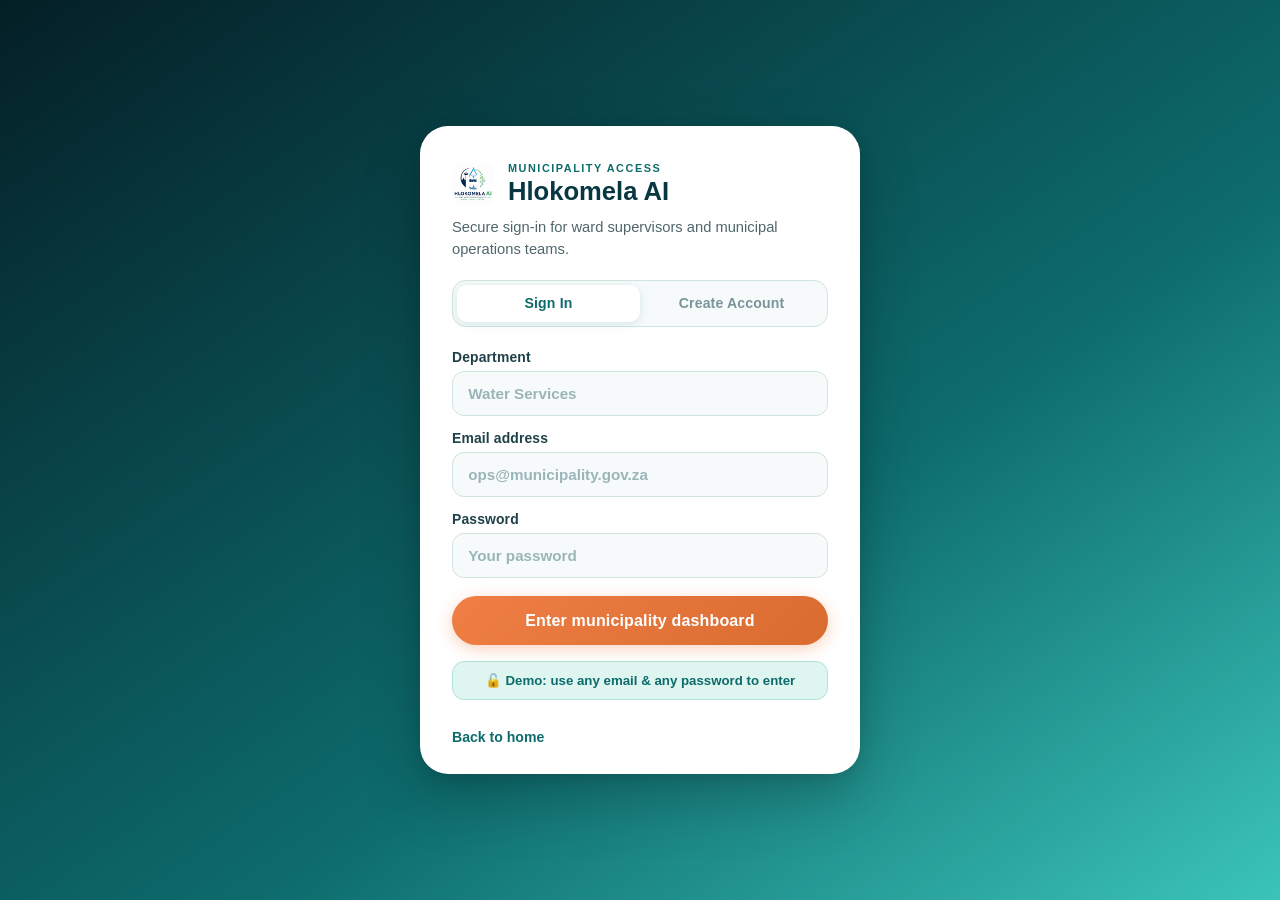
<file: municipality-login.html>
<!doctype html>
<html lang="en">
<head>
  <meta charset="utf-8">
  <meta name="viewport" content="width=device-width, initial-scale=1">
  <title>Municipality Login | Hlokomela AI</title>
  <link rel="stylesheet" href="login.css?v=20260827">
  <link rel="stylesheet" href="logo.css">
</head>
<body>
  <main class="login-shell">
    <section class="login-card">
      <div class="brand-block">
        <div class="brand-mark">H</div>
        <div>
          <p class="eyebrow">Municipality access</p>
          <h1>Hlokomela AI</h1>
        </div>
      </div>
      <p class="intro">Secure sign-in for ward supervisors and municipal operations teams.</p>

      <!-- Tab switcher -->
      <div class="auth-tabs">
        <button class="auth-tab active" data-tab="login">Sign In</button>
        <button class="auth-tab" data-tab="register">Create Account</button>
      </div>

      <!-- Login form -->
      <form class="login-form" data-role="municipality" id="login-form">
        <label>Department
          <input type="text" placeholder="Water Services" required>
        </label>
        <label>Email address
          <input name="email" type="email" placeholder="ops@municipality.gov.za" required>
        </label>
        <label>Password
          <input name="password" type="password" placeholder="Your password" required>
        </label>
        <button type="submit" data-i18n="municipality_login_button_text">Enter municipality dashboard</button>
      </form>

      <!-- Register form -->
      <form class="login-form register-form" data-role="municipality" id="register-form" hidden>
        <label>First name
          <input name="firstName" type="text" placeholder="John" required>
        </label>
        <label>Last name
          <input name="lastName" type="text" placeholder="Dlamini" required>
        </label>
        <label>Email address
          <input name="email" type="email" placeholder="ops@municipality.gov.za" required>
        </label>
        <label>Phone number (optional)
          <input name="phone" type="tel" placeholder="+27 71 234 5678">
        </label>
        <label>Password
          <input name="password" type="password" placeholder="Min 6 characters" required minlength="6">
        </label>
        <button type="submit">Create account &amp; sign in</button>
      </form>

      <p class="form-error" id="login-error" role="alert" hidden></p>
      <p class="demo-hint">🔓 Demo: use any email &amp; any password to enter</p>
      <a class="back-link" href="index.html">Back to home</a>
    </section>
  </main>
  <script src="ai.js"></script>
  <script src="config.js"></script>
  <script src="api.js?v=20260827c"></script>
  <script src="login.js?v=20260828"></script>
</body>
</html>
</file>
<file: logo.css>
.brand-mark,.mark{width:42px!important;height:42px!important;border-radius:8px!important;background:#fff url("assets/hlokomela-ai-logo.png") center/contain no-repeat!important;transform:none!important;flex:none}.brand-mark span,.mark span{opacity:0}
</file>
<file: ui-overrides.css>
.nav-actions { display: flex; align-items: center; gap: .7rem; }
.language-control { display: flex; align-items: center; gap: .35rem; font-size: .9rem; color: #31565a; }
.language-select { padding: .35rem .5rem; border-radius: 999px; border: 1px solid var(--line); }
.hero-eyebrow { color: var(--aqua); }
.solution-lead { max-width: 650px; color: #416267; }
.role-intro { margin: .65rem 0 0; color: var(--muted); }
.role-continue { margin-top: .25rem; }
.level-26 { height: 26%; }
.level-34 { height: 34%; }
.level-30 { height: 30%; }
.level-45 { height: 45%; }
.level-39 { height: 39%; }
.level-72 { height: 72%; }
.level-90 { height: 90%; }
.section-spaced { margin-top: 14px; }
#chart .level-20 { height: 20%; }
#chart .level-30 { height: 30%; }
#chart .level-40 { height: 40%; }
#chart .level-50 { height: 50%; }
#chart .level-60 { height: 60%; }
#chart .level-70 { height: 70%; }
#chart .level-80 { height: 80%; }
#chart .level-90 { height: 90%; }
#chart .level-100 { height: 100%; }
</file>
<file: community.css>
:root {
  --ink: #102a2f;
  --deep: #073842;
  --teal: #0d6b6c;
  --aqua: #3bc4ba;
  --mint: #dff5ef;
  --orange: #ef7f45;
  --danger: #d34d42;
  --warning: #d98a18;
  --white: #ffffff;
}
* { box-sizing: border-box; }
body {
  margin: 0;
  font-family: Arial, Helvetica, sans-serif;
  color: var(--ink);
  background: linear-gradient(135deg, #f3fbf7, #e3f4ed);
}
.dashboard-shell { max-width: 1240px; margin: 0 auto; padding: 28px 20px 50px; }
.topbar { display: flex; justify-content: space-between; align-items: start; gap: 16px; margin-bottom: 22px; }
.topbar-controls { display: flex; flex-direction: column; align-items: flex-end; gap: .6rem; }
.language-control { display: flex; align-items: center; gap: .35rem; font-size: .85rem; color: #31565a; }
.language-control select { padding: .35rem .5rem; border-radius: 999px; border: 1px solid #dbe8e1; }
.consent-copy { margin: 0 0 1rem; color: #31565a; line-height: 1.6; }
.topbar h1 { margin: 4px 0 4px; font-size: clamp(1.7rem, 3vw, 2.5rem); }
.subtitle { margin: 0; color: #5b7175; }
.status-pill { padding: 0.6rem 0.9rem; border-radius: 999px; background: var(--mint); color: var(--teal); font-weight: 800; }
.cards-grid { display: grid; grid-template-columns: repeat(2, minmax(0, 1fr)); gap: 16px; }
.card { padding: 18px; border-radius: 18px; background: var(--white); box-shadow: 0 10px 26px rgba(7, 56, 66, 0.08); }
.card-accent { background: linear-gradient(135deg, #f7fffd, #e7f8f3); }
.card-top { display: flex; justify-content: space-between; align-items: center; gap: 10px; margin-bottom: 10px; }
.card-label { margin: 0; font-size: 0.78rem; font-weight: 800; letter-spacing: 0.12em; text-transform: uppercase; color: var(--teal); }
.badge { display: inline-block; padding: 0.35rem 0.6rem; border-radius: 999px; font-size: 0.75rem; font-weight: 800; }
.badge.success { background: #e8f7ef; color: #176b4d; }
.badge.warning { background: #fff2e0; color: #a06016; }
.badge.info { background: #e8f5ff; color: #22668b; }
.badge.danger { background: #fde8e4; color: var(--danger); }
.report-btn { border: 0; padding: 0.9rem 1.1rem; border-radius: 999px; background: var(--orange); color: var(--white); font-weight: 800; cursor: pointer; }
.report-btn.full { width: 100%; margin-top: 10px; }
.small { color: #5d7073; font-size: 0.92rem; }
.prompt-list { display: grid; gap: 8px; margin-bottom: 10px; }
.prompt-chip { border: 1px solid #dbe8e1; border-radius: 999px; background: #f9fffc; padding: 0.7rem 0.95rem; text-align: left; cursor: pointer; font: inherit; }
.assistant-response { padding: 0.9rem; border-radius: 12px; background: #f3fbf8; color: #31565a; }
.tips-list { margin: 0; padding-left: 20px; color: #355a60; display: grid; gap: 8px; }
.points-stack { display: grid; grid-template-columns: repeat(3, minmax(0, 1fr)); gap: 8px; margin-bottom: 10px; }
.points-stack div { padding: 8px; border-radius: 10px; background: #f7fcfb; text-align: center; }
.points-stack strong { display: block; color: var(--teal); font-size: 1.05rem; }
.points-stack span { font-size: 0.78rem; color: #5d7073; }
.leaderboard { margin: 0; padding-left: 18px; color: #345158; display: grid; gap: 6px; }
.alert-item { padding: 0.75rem 0; border-top: 1px solid #e5efea; }
.alert-item:first-of-type { border-top: 0; padding-top: 0; }
.modal { position: fixed; inset: 0; display: none; place-items: center; overflow-y: auto; background: rgba(3, 30, 35, 0.75); padding: 20px; }
.modal.open { display: grid; }
.modal-box { width: min(520px, 100%); max-height: calc(100vh - 40px); overflow-y: auto; padding: 20px; border-radius: 20px; background: var(--white); box-shadow: 0 16px 42px rgba(0,0,0,0.2); }
.modal-top { display: flex; justify-content: space-between; align-items: center; margin-bottom: 10px; }
.close-btn { border: 0; background: transparent; font-size: 1.4rem; cursor: pointer; }
form label { display: grid; gap: 6px; margin-bottom: 10px; font-weight: 700; color: #234147; }
form input, form select, form textarea { width: 100%; padding: 0.8rem 0.9rem; border: 1px solid #d7e6e2; border-radius: 10px; font: inherit; }
form textarea { min-height: 90px; resize: vertical; }
.location-actions { display: flex; align-items: center; gap: 8px; margin: -2px 0 10px; flex-wrap: wrap; }
.location-btn { border: 1px solid #b8d8cf; border-radius: 8px; padding: 0.5rem 0.7rem; background: #edf8f4; color: #1d5a52; font: inherit; font-size: 0.85rem; cursor: pointer; }
.location-btn:disabled { cursor: wait; opacity: 0.65; }
.location-status { color: #5d7073; font-size: 0.82rem; }
.location-preview { display: grid; gap: 6px; margin: -2px 0 10px; }
.location-preview iframe { width: 100%; height: 180px; border: 0; border-radius: 10px; }
.location-preview a { color: var(--teal); font-size: 0.82rem; font-weight: 700; }
.form-note { margin-top: 10px; color: #5d7073; font-size: 0.9rem; }
.form-note:not([hidden]) { display: block; }
.urgency-field { background: #f3fbf8; color: #5d7073; font-style: italic; cursor: default; }
.assistant-search-row { display: flex; gap: 8px; margin-bottom: 12px; }
.assistant-search-row input { flex: 1; padding: .75rem .9rem; border: 1.5px solid #c8dfd8; border-radius: 999px; font: inherit; font-size: .93rem; outline: none; transition: border-color .15s; }
.assistant-search-row input:focus { border-color: var(--teal); box-shadow: 0 0 0 3px rgba(13,107,108,.1); }
.assistant-search-row .report-btn { border-radius: 999px; padding: .75rem 1.1rem; }
.logout-btn { border: 1px solid #c8dfd8; border-radius: 999px; background: transparent; color: #d34d42; font-weight: 700; font-size: .82rem; padding: .4rem .85rem; cursor: pointer; transition: background .15s; }
.logout-btn:hover { background: #fde8e4; }
@media (max-width: 900px) { .cards-grid { grid-template-columns: 1fr; } }
.consent-detail { margin-top: 1rem; padding-top: 1rem; border-top: 1px solid #e5efea; }
.consent-detail h3 { margin: 0 0 0.5rem; font-size: 1.05rem; color: var(--ink); }
.consent-detail p { margin: 0 0 0.6rem; color: #31565a; font-size: 0.9rem; line-height: 1.55; }
.consent-actions { display: flex; justify-content: space-between; align-items: center; gap: 0.75rem; margin-top: 1.1rem; }
.consent-btn-secondary { border: 1px solid #dbe8e1; border-radius: 999px; background: #f9fffc; padding: 0.9rem 1.1rem; font-weight: 700; color: var(--teal); cursor: pointer; }
.consent-btn-secondary:hover { background: #eef7f3; }
@media (max-width: 600px) { .topbar { flex-direction: column; } .points-stack { grid-template-columns: 1fr; } .consent-actions { flex-direction: column; } }
</file>
<file: login.css>
:root {
  --ink: #102a2f;
  --deep: #073842;
  --teal: #0d6b6c;
  --aqua: #3bc4ba;
  --mint: #dff5ef;
  --orange: #ef7f45;
  --orange-dark: #d96a30;
  --white: #ffffff;
  --surface: #f7fafa;
  --border: #d0e4e0;
}
* { box-sizing: border-box; }
body {
  margin: 0;
  min-height: 100vh;
  font-family: 'Segoe UI', Arial, Helvetica, sans-serif;
  color: var(--ink);
  background: linear-gradient(145deg, #041f26 0%, #0d6b6c 60%, #3bc4ba 100%);
}
.login-shell {
  min-height: 100vh;
  display: grid;
  place-items: center;
  padding: 24px 16px;
}
.login-card {
  width: min(440px, 100%);
  padding: 36px 32px 28px;
  border-radius: 28px;
  background: var(--white);
  box-shadow: 0 24px 60px rgba(0,0,0,0.22), 0 4px 16px rgba(0,0,0,0.10);
  animation: slideUp 0.3s ease;
}
@keyframes slideUp {
  from { opacity: 0; transform: translateY(20px); }
  to   { opacity: 1; transform: translateY(0); }
}
.brand-block {
  display: flex;
  align-items: center;
  gap: 14px;
  margin-bottom: 6px;
}
.brand-logo {
  width: 48px;
  height: 48px;
  border-radius: 14px;
  object-fit: contain;
  background: var(--mint);
  padding: 4px;
}
.brand-mark {
  display: grid;
  place-items: center;
  width: 48px;
  height: 48px;
  border-radius: 14px;
  background: linear-gradient(135deg, var(--teal), var(--aqua));
  color: var(--white);
  font-size: 1.5rem;
  font-weight: 900;
  flex-shrink: 0;
}
.eyebrow {
  margin: 0 0 3px;
  color: var(--teal);
  text-transform: uppercase;
  letter-spacing: 0.14em;
  font-size: 0.68rem;
  font-weight: 800;
}
h1 { margin: 0; font-size: 1.6rem; font-weight: 800; color: var(--deep); }
.intro { margin: 10px 0 20px; color: #50666a; font-size: 0.92rem; line-height: 1.5; }

/* Tabs */
.auth-tabs {
  display: flex;
  gap: 0;
  margin-bottom: 22px;
  background: var(--surface);
  border: 1.5px solid var(--border);
  border-radius: 14px;
  padding: 4px;
}
.auth-tab {
  flex: 1;
  border: 0;
  background: transparent;
  color: #7a9499;
  border-radius: 10px;
  padding: 0.65rem 0.5rem;
  font-weight: 700;
  font-size: 0.88rem;
  cursor: pointer;
  transition: all 0.18s ease;
  letter-spacing: 0.01em;
}
.auth-tab:hover:not(.active) { color: var(--teal); background: rgba(13,107,108,0.06); }
.auth-tab.active {
  background: var(--white);
  color: var(--teal);
  box-shadow: 0 2px 8px rgba(13,107,108,0.14);
}

/* Forms */
[hidden] { display: none !important; }
.login-form { display: grid; gap: 14px; }
label {
  display: grid;
  gap: 6px;
  font-weight: 600;
  font-size: 0.87rem;
  color: #1e4048;
  letter-spacing: 0.01em;
}
.input-wrap { position: relative; }
input {
  width: 100%;
  padding: 0.82rem 0.95rem;
  border: 1.5px solid var(--border);
  border-radius: 12px;
  font: inherit;
  font-size: 0.95rem;
  color: var(--ink);
  background: var(--surface);
  transition: border-color 0.15s, box-shadow 0.15s, background 0.15s;
  outline: none;
}
input:focus {
  border-color: var(--teal);
  background: var(--white);
  box-shadow: 0 0 0 3px rgba(13,107,108,0.12);
}
input::placeholder { color: #9ab5b8; }

button[type="submit"] {
  margin-top: 4px;
  width: 100%;
  border: 0;
  border-radius: 999px;
  padding: 0.95rem 1rem;
  font-weight: 800;
  font-size: 1rem;
  color: var(--white);
  background: linear-gradient(135deg, var(--orange), var(--orange-dark));
  cursor: pointer;
  transition: transform 0.12s, box-shadow 0.12s, opacity 0.12s;
  box-shadow: 0 4px 16px rgba(239,127,69,0.35);
  letter-spacing: 0.01em;
}
button[type="submit"]:hover:not(:disabled) {
  transform: translateY(-1px);
  box-shadow: 0 6px 20px rgba(239,127,69,0.45);
}
button[type="submit"]:active:not(:disabled) { transform: translateY(0); }
button[type="submit"]:disabled { opacity: 0.65; cursor: not-allowed; transform: none; }

.form-error {
  margin-top: 4px;
  padding: 11px 14px;
  border-radius: 12px;
  background: #fdecea;
  color: #b71c1c;
  font-size: 0.86rem;
  font-weight: 600;
  border: 1px solid #f5c6c2;
  line-height: 1.4;
}
.form-success {
  margin-top: 4px;
  padding: 11px 14px;
  border-radius: 12px;
  background: var(--mint);
  color: var(--teal);
  font-size: 0.86rem;
  font-weight: 600;
  border: 1px solid #b0e4da;
}
.demo-hint {
  margin-top: 16px;
  padding: 11px 14px;
  border-radius: 12px;
  background: var(--mint);
  color: var(--teal);
  font-size: 0.83rem;
  font-weight: 600;
  text-align: center;
  border: 1px solid #b0e4da;
}
.back-link {
  display: inline-block;
  margin-top: 16px;
  color: var(--teal);
  text-decoration: none;
  font-weight: 700;
  font-size: 0.88rem;
  transition: opacity 0.15s;
}
.back-link:hover { opacity: 0.75; }
.divider {
  margin: 4px 0;
  border: none;
  border-top: 1.5px solid var(--border);
}

/* Mobile */
@media (max-width: 480px) {
  .login-card { padding: 28px 20px 22px; border-radius: 22px; }
  h1 { font-size: 1.4rem; }
}
</file>
<file: dashboard.css>
:root{--ink:#102a2f;--deep:#073842;--teal:#0d6b6c;--aqua:#3bc4ba;--mint:#dff5ef;--sand:#f6f2e9;--white:#fff;--orange:#ef7f45;--danger:#d34d42;--warning:#d98a18;--muted:#60777b;--line:#d6e2de;--shadow:0 14px 35px rgba(8,56,66,.12)}*{box-sizing:border-box}body{margin:0;color:var(--ink);font:15px/1.5 Arial,Helvetica,sans-serif;background:#f7fbf9}button,input{font:inherit}button{cursor:pointer}.app{min-height:100vh;display:grid;grid-template-columns:240px 1fr}.side{padding:24px 16px;color:#d8eee8;background:var(--deep)}.brand{display:flex;align-items:center;gap:.6rem;color:#fff;font-weight:800;text-decoration:none;font-size:1.08rem}.mark{display:grid;place-items:center;width:32px;height:32px;border-radius:50% 50% 50% 12%;background:var(--aqua);color:var(--deep);transform:rotate(-45deg)}.mark span{transform:rotate(45deg)}.side small{display:block;margin:34px 10px 10px;color:#94beb5;font-size:.69rem;letter-spacing:.11em;font-weight:bold}.side a:not(.brand){display:block;margin:3px 0;padding:10px;border-radius:9px;color:#c3ddd7;text-decoration:none}.side a:not(.brand):hover,.side a.active{color:#fff;background:rgba(255,255,255,.12)}.side .back{margin-top:32px;color:#a4c9c1!important;border:1px solid rgba(255,255,255,.12)}.main{padding:26px clamp(18px,4vw,52px)}.top{display:flex;align-items:center;justify-content:space-between;gap:1rem;margin-bottom:28px}.top h1{margin:0;font-size:clamp(1.7rem,3vw,2.5rem);letter-spacing:-.04em}.top p{margin:.25rem 0 0;color:var(--muted)}.live{display:inline-flex;align-items:center;gap:.45rem;padding:.45rem .7rem;border-radius:999px;color:#176150;background:var(--mint);font-size:.8rem;font-weight:bold}.live i{width:8px;height:8px;border-radius:50%;background:#27a678}.live.offline{color:#9a5c16;background:#fff1de}.live.offline i{background:var(--warning)}.grid{display:grid;grid-template-columns:repeat(4,1fr);gap:14px}.card{padding:17px;border:1px solid var(--line);border-radius:15px;background:#fff;box-shadow:0 4px 14px rgba(7,56,66,.04)}.label{color:var(--muted);font-size:.8rem}.metric{display:block;margin-top:7px;font-size:1.65rem;font-weight:800;letter-spacing:-.04em}.delta{font-size:.78rem;color:#39766e}.delta.risk{color:var(--danger)}.layout{display:grid;grid-template-columns:1.35fr .85fr;gap:14px;margin-top:14px}.title-row{display:flex;justify-content:space-between;gap:1rem;align-items:center;margin-bottom:16px}.title-row h2{margin:0;font-size:1.03rem}.tag{padding:.25rem .55rem;border-radius:999px;background:#fff0e9;color:#ad4e2c;font-size:.7rem;font-weight:bold}.network{height:330px;position:relative;overflow:hidden;border-radius:12px;background:#e6f4ef}.network:before,.network:after{content:"";position:absolute;left:-6%;width:112%;height:14px;border-radius:999px;background:#bcdbd1;transform:rotate(-18deg);top:47%}.network:after{width:92%;left:12%;top:62%;height:11px;transform:rotate(27deg)}.zone{position:absolute;z-index:1;padding:8px 10px;border:3px solid #fff;border-radius:12px;color:#fff;font-size:.75rem;font-weight:bold;box-shadow:0 4px 8px rgba(0,0,0,.12)}.zone.high{top:43%;left:48%;background:var(--danger)}.zone.medium{top:23%;left:22%;background:var(--warning)}.zone.medium.two{top:14%;left:70%}.zone.low{top:68%;left:74%;background:var(--teal)}.queue{display:grid;gap:5px}.queue-item{padding:12px 0;border-bottom:1px solid var(--line)}.queue-item:last-child{border:0}.queue-item strong{display:block;font-size:.9rem}.queue-item span{font-size:.8rem;color:var(--muted)}.queue-item b{float:right;font-size:.7rem}.high-text{color:var(--danger)}.mid-text{color:#a7610c}.chart-wrap{height:260px;display:flex;align-items:end;gap:11px;padding:10px 8px 0;border-bottom:1px solid var(--line)}.bar{flex:1;min-height:14px;border-radius:6px 6px 0 0;background:#8bd8cd}.bar.alert{background:var(--danger)}.chart-labels{display:flex;justify-content:space-between;color:var(--muted);font-size:.75rem;padding-top:8px}.table{width:100%;border-collapse:collapse;font-size:.86rem}.table th{text-align:left;padding:8px;color:var(--muted);font-size:.72rem;text-transform:uppercase;letter-spacing:.06em}.table td{padding:11px 8px;border-top:1px solid var(--line)}.pill{display:inline-block;padding:.2rem .45rem;border-radius:999px;font-size:.7rem;font-weight:bold}.pill.red{color:#b13e35;background:#fff0ee}.pill.amber{color:#995d0d;background:#fff4df}.pill.green{color:#176150;background:#e3f6ef}.settings{display:grid;grid-template-columns:1fr 1fr;gap:11px}.settings label{font-size:.8rem;font-weight:bold;color:#31565a}.settings input{width:100%;margin-top:5px;padding:.7rem;border:1px solid var(--line);border-radius:8px}.btn{border:0;border-radius:9px;padding:.75rem 1rem;font-weight:bold}.btn.primary{color:#fff;background:var(--teal)}.btn.secondary{color:var(--teal);background:var(--mint)}.signal{display:grid;grid-template-columns:repeat(3,1fr);gap:14px;margin-top:14px}.gauge{padding:18px;text-align:center}.gauge strong{display:block;font-size:2.3rem;letter-spacing:-.06em}.gauge span{color:var(--muted);font-size:.8rem}.stream{max-height:280px;overflow:auto}.stream-item{padding:10px 0;border-bottom:1px solid var(--line);font-size:.83rem}.stream-item time{float:right;color:var(--muted);font-size:.74rem}.hint{margin-top:14px;padding:13px;border-left:4px solid var(--aqua);border-radius:0 9px 9px 0;color:#31565a;background:var(--mint);font-size:.84rem}.footer{margin-top:28px;color:var(--muted);font-size:.78rem}@media(max-width:1000px){.grid{grid-template-columns:repeat(2,1fr)}.layout{grid-template-columns:1fr}.app{grid-template-columns:190px 1fr}}@media(max-width:680px){.app{display:block}.side{padding:15px}.side small,.side a:not(.brand){display:none}.side .back{display:inline-block!important;margin:12px 0 0}.main{padding:20px}.top{align-items:flex-start;flex-direction:column}.grid,.signal{grid-template-columns:1fr}.settings{grid-template-columns:1fr}.table{font-size:.76rem}.table th:nth-child(3),.table td:nth-child(3){display:none}}
</file>
